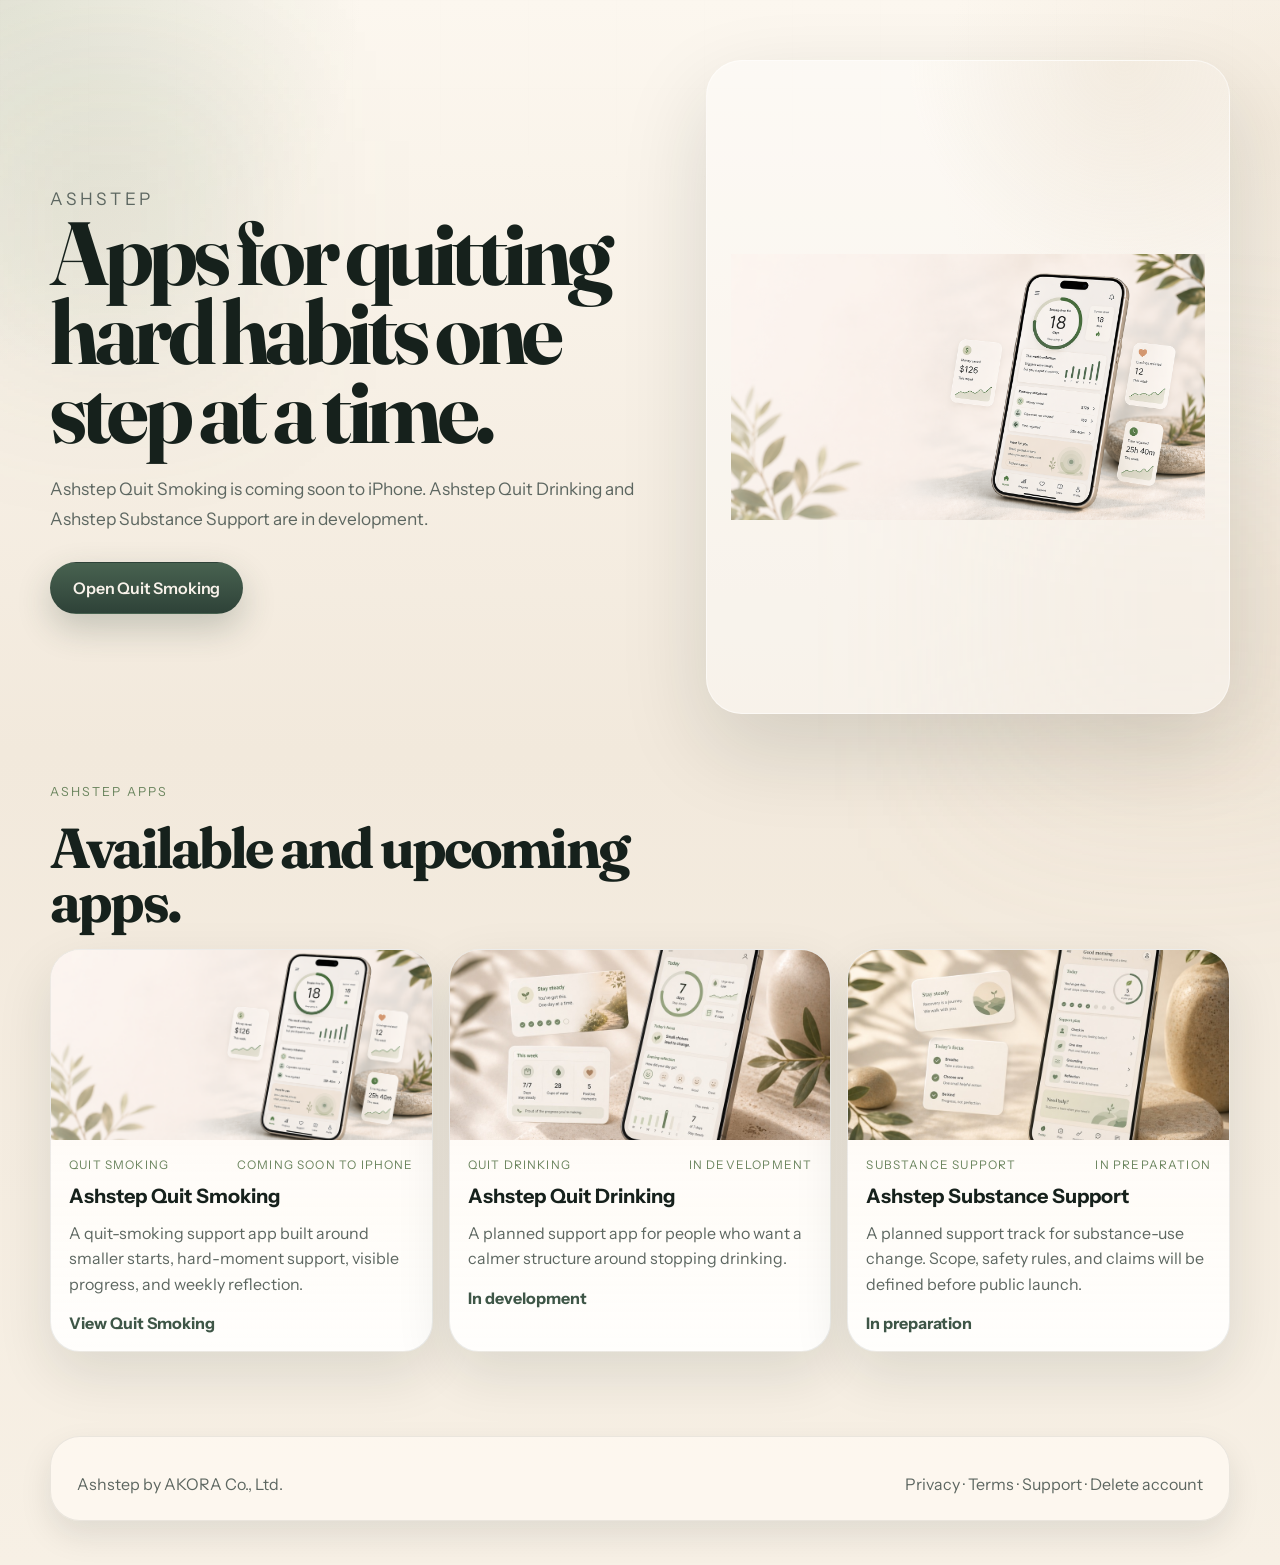
<file: index.html>
<!doctype html>
<html lang="en">
  <head>
    <meta charset="UTF-8" />
    <meta name="viewport" content="width=device-width, initial-scale=1.0" />
<link rel="preconnect" href="https://fonts.googleapis.com" />
    <link rel="preconnect" href="https://fonts.gstatic.com" crossorigin />
    <link
      href="https://fonts.googleapis.com/css2?family=Fraunces:wght@600;700&family=Instrument+Sans:wght@400;500;600;700&display=swap"
      rel="stylesheet"
    />
    <script type="module" crossorigin src="/assets/root-f845c0de.js"></script>
    <link rel="modulepreload" crossorigin href="/assets/styles-02ycsy7k.js">
    <link rel="stylesheet" crossorigin href="/assets/styles-DCUqroG7.css">
  <!--q76oqv--><link rel="canonical" href="https://ashstep.com/"/> <meta name="description" content="Ashstep apps support difficult habit changes one step at a time. Quit Smoking is coming soon to iPhone, while Quit Drinking and Substance Support are in development."/> <meta property="og:title" content="Ashstep | Apps"/> <meta property="og:description" content="Quit Smoking is coming soon to iPhone. Quit Drinking and Substance Support are in development."/> <meta property="og:type" content="website"/> <meta property="og:url" content="https://ashstep.com/"/> <meta property="og:image" content="/assets/generated/hero-progress-first-v4.png"/><!----><title>Ashstep | Apps</title>
  </head>
  <body>
    <div id="app"><!--[--><div class="page-aura page-aura-one" aria-hidden="true"></div> <div class="page-aura page-aura-two" aria-hidden="true"></div> <main class="root-page"><section class="root-hero" data-track-section="root_hero" data-track-title="Ashstep product family hero"><div class="page-shell root-hero-shell"><div class="root-copy"><p class="eyebrow">Ashstep</p> <h1>Apps for quitting hard habits one step at a time.</h1> <p>Ashstep Quit Smoking is coming soon to iPhone. Ashstep Quit Drinking and Ashstep Substance Support are in development.</p> <div class="root-actions"><a class="button button-primary" href="/apps/quit-smoking/" data-track-id="root_open_quit_smoking" data-track-event="product_cta_click">Open Quit Smoking</a></div></div> <figure class="root-hero-media" aria-label="Ashstep product preview" data-track-impression="hero_media_view" data-track-id="root_hero_quit_smoking_preview" data-track-type="hero_media" data-track-label="Ashstep Quit Smoking product preview"><img src="/assets/generated/hero-progress-first-v4.png" alt="Ashstep Quit Smoking product preview"/></figure></div></section> <section class="root-products" aria-labelledby="products-title" data-track-section="product_family" data-track-title="Available and upcoming apps"><div class="page-shell"><div class="root-section-head"><p class="section-eyebrow">Ashstep apps</p> <h2 id="products-title">Available and upcoming apps.</h2></div> <div class="product-family-grid"><!--[--><article class="product-family-card" data-track-impression="product_card_view" data-track-id="root_product_quit_smoking" data-track-type="product_card" data-track-label="Ashstep Quit Smoking" data-track-index="1"><figure><img src="/assets/generated/hero-progress-first-v4.png" alt="Ashstep Quit Smoking product preview"/></figure> <div><div class="product-card-meta"><span>Quit Smoking</span> <span>Coming soon to iPhone</span></div> <h3>Ashstep Quit Smoking</h3> <p>A quit-smoking support app built around smaller starts, hard-moment support, visible progress, and weekly reflection.</p> <!--[0--><a class="product-card-link" href="/apps/quit-smoking/" data-track-id="root_product_quit_smoking_link" data-track-event="product_card_click" data-track-type="product_card" data-track-label="Ashstep Quit Smoking">View Quit Smoking</a><!--]--></div></article><article class="product-family-card" data-track-impression="product_card_view" data-track-id="root_product_quit_drinking" data-track-type="product_card" data-track-label="Ashstep Quit Drinking" data-track-index="2"><figure><img src="/assets/apps/quit-drinking-card-v2.jpg" alt="Ashstep Quit Drinking product direction preview"/></figure> <div><div class="product-card-meta"><span>Quit Drinking</span> <span>In development</span></div> <h3>Ashstep Quit Drinking</h3> <p>A planned support app for people who want a calmer structure around stopping drinking.</p> <!--[-1--><span class="product-card-soon">In development</span><!--]--></div></article><article class="product-family-card" data-track-impression="product_card_view" data-track-id="root_product_substance_support" data-track-type="product_card" data-track-label="Ashstep Substance Support" data-track-index="3"><figure><img src="/assets/apps/substance-support-card-v2.jpg" alt="Ashstep Substance Support product direction preview"/></figure> <div><div class="product-card-meta"><span>Substance Support</span> <span>In preparation</span></div> <h3>Ashstep Substance Support</h3> <p>A planned support track for substance-use change. Scope, safety rules, and claims will be defined before public launch.</p> <!--[-1--><span class="product-card-soon">In preparation</span><!--]--></div></article><!--]--></div></div></section></main><!--]--></div>
    <footer class="site-footer" aria-label="Legal links">
      <div class="page-shell footer-card">
        <p>Ashstep by AKORA Co., Ltd.</p>
        <p><a href="/privacy/">Privacy</a> · <a href="/terms/">Terms</a> · <a href="/support/">Support</a> · <a href="/delete-account/">Delete account</a></p>
      </div>
    </footer>
  </body>
</html>
</file>
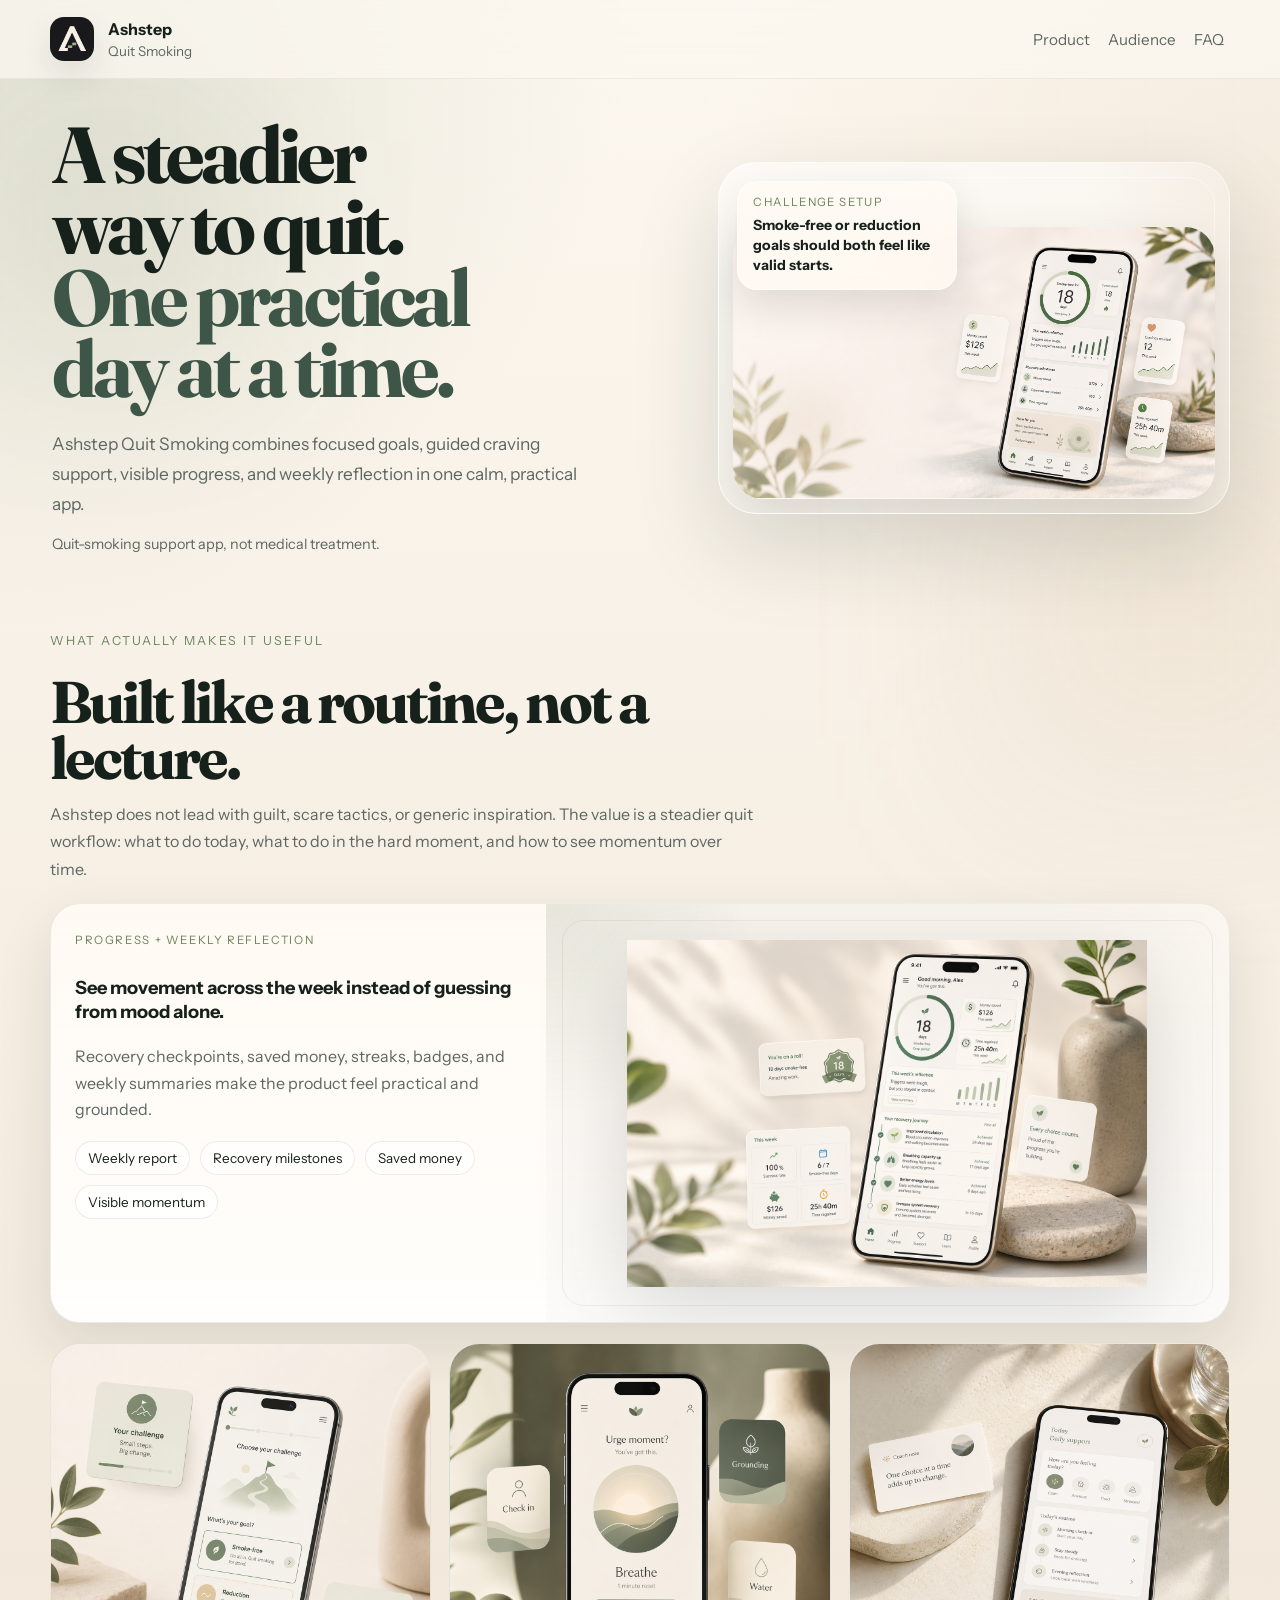
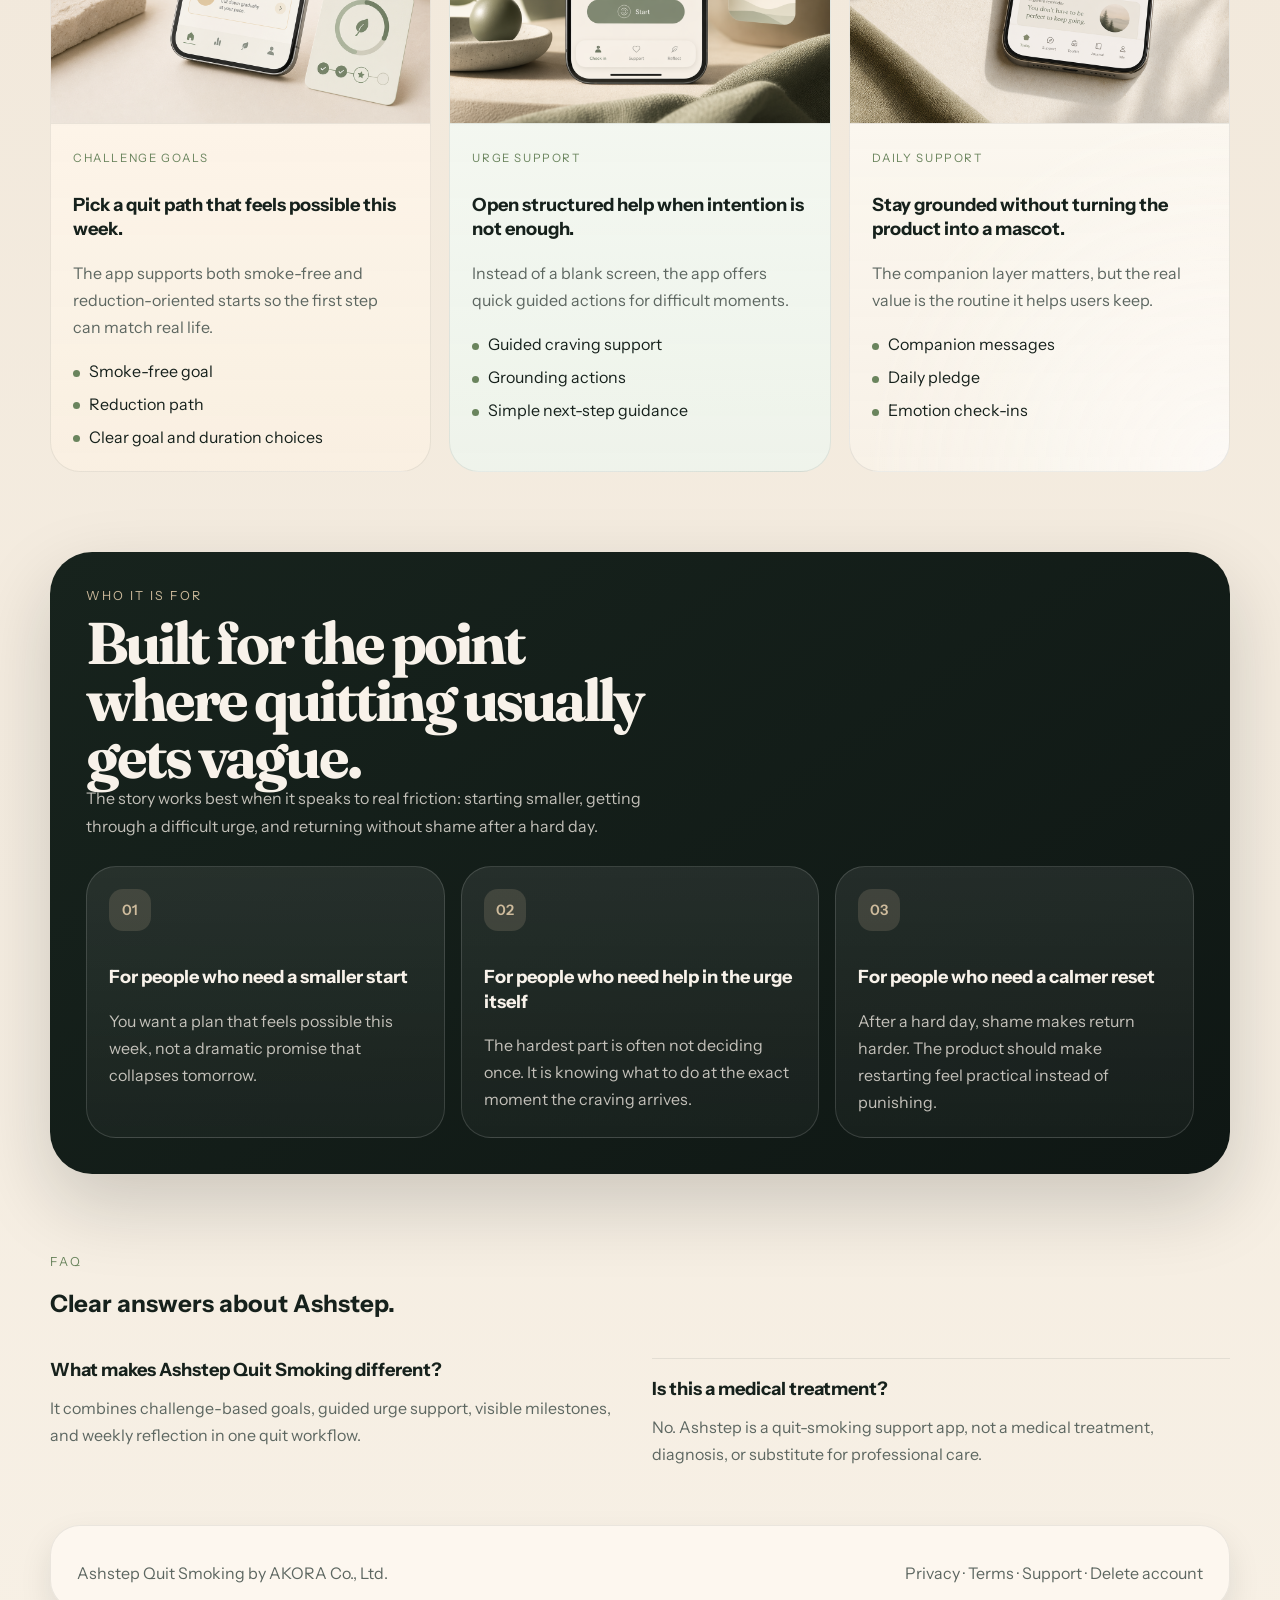
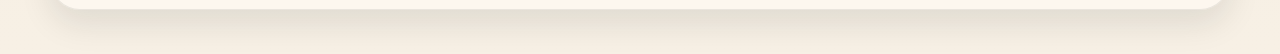
<file: ashstep/index.html>
<!doctype html>
<html lang="en">
  <head>
    <meta charset="UTF-8" />
    <meta name="viewport" content="width=device-width, initial-scale=1.0" />
<link rel="preconnect" href="https://fonts.googleapis.com" />
    <link rel="preconnect" href="https://fonts.gstatic.com" crossorigin />
    <link
      href="https://fonts.googleapis.com/css2?family=Fraunces:wght@600;700&family=Instrument+Sans:wght@400;500;600;700&display=swap"
      rel="stylesheet"
    />
    <script type="module" crossorigin src="/assets/styles-02ycsy7k.js"></script>
    <script type="module" crossorigin src="/assets/main-71dc24ec.js"></script>
    <link rel="stylesheet" crossorigin href="/assets/styles-DCUqroG7.css">
    <link rel="stylesheet" href="/assets/release-refresh.css">
  <!--wiqn1p--><link rel="canonical" href="https://ashstep.com/apps/quit-smoking/"/> <meta name="description" content="Ashstep Quit Smoking is a practical iPhone app for planning a quit attempt, handling cravings, tracking progress, and reflecting without shame."/> <meta property="og:title" content="Ashstep Quit Smoking | A steadier way to quit"/> <meta property="og:description" content="A practical quit-smoking app for focused challenges, guided craving support, visible progress, and weekly reflection."/> <meta property="og:type" content="website"/> <meta property="og:url" content="https://ashstep.com/apps/quit-smoking/"/> <meta property="og:image" content="/assets/generated/hero-progress-first-v4.png"/><!----><title>Ashstep Quit Smoking | A steadier way to quit</title>
  </head>
  <body>
    <div id="app"><!--[--><div class="page-aura page-aura-one" aria-hidden="true"></div> <div class="page-aura page-aura-two" aria-hidden="true"></div> <header class="topbar" data-track-section="topbar" data-track-title="Ashstep top navigation"><div class="page-shell topbar-inner"><a class="brand-lockup" href="/" data-track-id="brand_lockup" data-track-event="brand_click" data-track-label="Ashstep brand lockup"><img src="/assets/ashstep-avatar.png" alt="Ashstep logo"/> <div class="brand-copy"><strong>Ashstep</strong> <span>Quit Smoking</span></div></a> <nav class="topbar-nav" aria-label="Ashstep sections"><a href="#product" data-track-id="nav_product">Product</a> <a href="#fit" data-track-id="nav_audience">Audience</a> <a href="#launch" data-track-id="nav_launch">Launch</a> <a href="#faq" data-track-id="nav_faq">FAQ</a></nav> <a class="button button-primary" href="/apps/quit-smoking/" data-track-id="topbar_product_home" data-track-event="product_navigation_click">Product page</a> <a class="button button-secondary-light" href="#hero-signup" data-track-id="topbar_launch_email" data-track-event="waitlist_cta_click">Request a release update</a></div></header> <main class="ashstep-page"><section class="hero" id="hero" data-track-section="hero" data-track-title="Ashstep Quit Smoking hero"><div class="page-shell hero-shell"><div class="hero-copy"><div class="hero-kicker-row"><span class="hero-label">App Store review</span> <span class="hero-meta">Version 1.0 · iPhone first</span></div> <h1>A steadier way to quit. <span>One practical day at a time.</span></h1> <p class="hero-lede">Ashstep Quit Smoking combines focused goals, guided craving support, visible progress, and weekly reflection in one calm, practical app.</p> <form class="hero-form" id="hero-signup" data-track-id="hero_waitlist_form" data-track-manual="true"><div class="hero-form-head"><strong>Request a release update.</strong> <span>This opens your email app so you can request one launch notice.</span></div> <div class="hero-input-group"><label class="visually-hidden" for="waitlist-email">Email</label> <input id="waitlist-email" name="email" type="email" data-track-id="waitlist_email" placeholder="you@example.com" autocomplete="email" value=""/> <button class="button button-primary" type="submit" data-track-id="hero_waitlist_submit" data-track-manual="true">Request a release update</button></div> <div class="hero-form-note"><span>Version 1.0 in review</span> <span>App Store link coming soon</span> <span>One release notice</span></div></form> <p class="hero-note">Quit-smoking support app, not medical treatment.</p></div> <div class="hero-stage" aria-hidden="true"><figure class="hero-figure" data-track-impression="hero_media_view" data-track-id="ashstep_hero_progress_preview" data-track-type="hero_media" data-track-label="Ashstep progress-first landing mockup"><img src="/assets/generated/hero-progress-first-v4.png" alt="Ashstep progress-first landing mockup"/></figure> <div class="hero-stage-badge hero-stage-badge-top" data-track-impression="message_card_view" data-track-id="hero_challenge_setup_badge" data-track-type="message_card" data-track-label="Challenge setup"><small>Challenge setup</small> <strong>Smoke-free or reduction goals should both feel like valid starts.</strong></div></div></div></section> <section class="section proof-section" id="product" data-track-section="product" data-track-title="Product proof"><div class="page-shell proof-shell"><div class="proof-header"><p class="section-eyebrow">What actually makes it useful</p> <h2>Built like a routine, not a lecture.</h2> <p class="section-lede">Ashstep does not lead with guilt, scare tactics, or generic inspiration. The value is a
          steadier quit workflow: what to do today, what to do in the hard moment, and how to see
          momentum over time.</p></div> <article class="proof-showcase proof-showcase-main" data-track-impression="feature_card_view" data-track-id="progress_weekly_reflection" data-track-type="feature_card" data-track-label="Progress and weekly reflection" data-track-index="1"><div class="proof-showcase-copy"><small>Progress + weekly reflection</small> <h3>See movement across the week instead of guessing from mood alone.</h3> <p>Recovery checkpoints, saved money, streaks, badges, and weekly summaries make the
            product feel practical and grounded.</p> <ul class="proof-tags"><li>Weekly report</li> <li>Recovery milestones</li> <li>Saved money</li> <li>Visible momentum</li></ul></div> <figure class="proof-figure proof-figure-main"><img src="/assets/generated/proof-recovery-generated-v1.png" alt="Generated Ashstep progress and weekly reflection visual"/></figure></article> <div class="proof-card-grid"><!--[--><article class="proof-card proof-card-challenge" data-track-impression="feature_card_view" data-track-id="challenge_goals" data-track-type="feature_card" data-track-label="Challenge goals" data-track-index="2"><div class="proof-card-inner"><figure class="proof-card-media proof-card-media-challenge"><img src="/assets/generated/proof-challenge-generated-v2-source.png" alt="Ashstep challenge goals marketing mockup"/></figure> <div class="proof-card-copy"><small>Challenge goals</small> <h3>Pick a quit path that feels possible this week.</h3> <p>The app supports both smoke-free and reduction-oriented starts so the first step can match real life.</p> <ul class="proof-points"><!--[--><li>Smoke-free goal</li><li>Reduction path</li><li>Clear goal and duration choices</li><!--]--></ul></div></div></article><article class="proof-card proof-card-crisis" data-track-impression="feature_card_view" data-track-id="urge_support" data-track-type="feature_card" data-track-label="Urge support" data-track-index="3"><div class="proof-card-inner"><figure class="proof-card-media proof-card-media-crisis"><img src="/assets/generated/proof-crisis-generated-v2-source.png" alt="Ashstep urge support marketing mockup"/></figure> <div class="proof-card-copy"><small>Urge support</small> <h3>Open structured help when intention is not enough.</h3> <p>Instead of a blank screen, the app offers quick guided actions for difficult moments.</p> <ul class="proof-points"><!--[--><li>Guided craving support</li><li>Grounding actions</li><li>Simple next-step guidance</li><!--]--></ul></div></div></article><article class="proof-card proof-card-companion" data-track-impression="feature_card_view" data-track-id="daily_support" data-track-type="feature_card" data-track-label="Daily support" data-track-index="4"><div class="proof-card-inner"><figure class="proof-card-media proof-card-media-companion"><img src="/assets/generated/proof-companion-generated-v2-source.png" alt="Ashstep daily support marketing mockup"/></figure> <div class="proof-card-copy"><small>Daily support</small> <h3>Stay grounded without turning the product into a mascot.</h3> <p>The companion layer matters, but the real value is the routine it helps users keep.</p> <ul class="proof-points"><!--[--><li>Companion messages</li><li>Daily pledge</li><li>Emotion check-ins</li><!--]--></ul></div></div></article><!--]--></div></div></section> <section class="section fit-section" id="fit" data-track-section="fit" data-track-title="Audience fit"><div class="page-shell fit-shell"><div class="fit-header"><p class="section-eyebrow section-eyebrow-light">Who it is for</p> <h2>Built for the point where quitting usually gets vague.</h2> <p class="section-lede section-lede-light">The story works best when it speaks to real friction: starting smaller, getting through a
          difficult urge, and returning without shame after a hard day.</p></div> <div class="fit-grid"><!--[--><article class="fit-card" data-track-impression="audience_card_view" data-track-id="smaller_start" data-track-type="audience_card" data-track-label="For people who need a smaller start" data-track-index="1"><span class="fit-index">01</span> <h3>For people who need a smaller start</h3> <p>You want a plan that feels possible this week, not a dramatic promise that collapses tomorrow.</p></article><article class="fit-card" data-track-impression="audience_card_view" data-track-id="urge_moment" data-track-type="audience_card" data-track-label="For people who need help in the urge itself" data-track-index="2"><span class="fit-index">02</span> <h3>For people who need help in the urge itself</h3> <p>The hardest part is often not deciding once. It is knowing what to do at the exact moment the craving arrives.</p></article><article class="fit-card" data-track-impression="audience_card_view" data-track-id="calmer_reset" data-track-type="audience_card" data-track-label="For people who need a calmer reset" data-track-index="3"><span class="fit-index">03</span> <h3>For people who need a calmer reset</h3> <p>After a hard day, shame makes return harder. The product should make restarting feel practical instead of punishing.</p></article><!--]--></div></div></section> <section class="section launch-section" id="launch" data-track-section="launch" data-track-title="Availability"><div class="page-shell launch-shell"><article class="launch-copy"><p class="section-eyebrow">Availability</p> <h2>Version 1.0 is in App Store review.</h2> <p class="section-lede">Ashstep is prepared for its first iPhone release. Version 1.0 is in App Store review, with final availability following approval and release checks.</p> <div class="launch-steps"><!--[--><div class="launch-step" data-track-impression="launch_step_view" data-track-id="current_page" data-track-type="launch_step" data-track-label="Now" data-track-index="1"><strong>Now</strong> <span>Version 1.0 is in App Store review.</span></div><div class="launch-step" data-track-impression="launch_step_view" data-track-id="message_refinement" data-track-type="launch_step" data-track-label="After approval" data-track-index="2"><strong>After approval</strong> <span>We will complete final checks before making the app public.</span></div><div class="launch-step" data-track-impression="launch_step_view" data-track-id="launch_updates" data-track-type="launch_step" data-track-label="Launch" data-track-index="3"><strong>Launch</strong> <span>The App Store link will appear here when Ashstep is live.</span></div><!--]--></div></article> <aside class="launch-panel" data-track-impression="waitlist_panel_view" data-track-id="launch_waitlist_panel" data-track-type="waitlist_panel" data-track-label="Request a release update"><small>Release updates</small> <h3>Request a release update.</h3> <ul class="launch-list"><!--[--><li>One message when Ashstep is live</li><li>No recurring newsletter</li><li>Direct support from the AKORA team</li><li>No fake countdowns or launch pressure</li><!--]--></ul> <div class="launch-actions"><a class="button button-primary" href="#hero-signup" data-track-id="launch_panel_launch_email" data-track-event="waitlist_cta_click">Request a release update</a></div> <a class="launch-link" href="mailto:contact%40akoracorp.com?subject=Ashstep%20release%20update&amp;body=Please%20send%20me%20one%20message%20when%20Ashstep%20is%20available%20on%20the%20App%20Store.%0A%0AName%3A%0AEmail%3A%20%0A%0AI%20would%20like%20to%20hear%20when%20Ashstep%20is%20available." data-track-id="launch_panel_mailto" data-track-manual="true">Email AKORA support directly</a> <p class="launch-panel-note">The App Store link will be added here after approval.</p></aside></div> <div class="page-shell faq-shell" id="faq" data-track-section="faq" data-track-title="FAQ"><div class="section-copy"><p class="section-eyebrow">FAQ</p> <h2>Clear answers about Ashstep.</h2></div> <div class="faq-grid"><!--[--><article class="faq-item" data-track-impression="faq_item_view" data-track-id="app_store_status" data-track-type="faq_item" data-track-label="Is Ashstep already on the App Store?" data-track-index="1"><strong>Is Ashstep already on the App Store?</strong> <p>Not yet. Version 1.0 is currently in App Store review.</p></article><article class="faq-item" data-track-impression="faq_item_view" data-track-id="differentiator" data-track-type="faq_item" data-track-label="What makes Ashstep Quit Smoking different?" data-track-index="2"><strong>What makes Ashstep Quit Smoking different?</strong> <p>It combines challenge-based goals, guided urge support, visible milestones, and weekly reflection in one quit workflow.</p></article><article class="faq-item" data-track-impression="faq_item_view" data-track-id="waitlist_fit" data-track-type="faq_item" data-track-label="When will Ashstep be available?" data-track-index="3"><strong>When will Ashstep be available?</strong> <p>After App Store approval and final release checks. The App Store link will appear on this page.</p></article><article class="faq-item" data-track-impression="faq_item_view" data-track-id="medical_boundary" data-track-type="faq_item" data-track-label="Is this a medical treatment?" data-track-index="4"><strong>Is this a medical treatment?</strong> <p>No. Ashstep is a quit-smoking support app, not a medical treatment, diagnosis, or substitute for professional care.</p></article><!--]--></div></div></section></main> <footer class="site-footer" data-track-section="footer" data-track-title="Site footer"><div class="page-shell footer-card"><p>Ashstep Quit Smoking by AKORA Co., Ltd.</p> <p>Ashstep Quit Smoking is a support app. It does not guarantee quit success and does not
      replace medical treatment or professional advice.</p></div></footer><!--]--></div>
    <footer class="site-footer external-legal-footer" aria-label="Legal links">
      <div class="page-shell footer-card">
        <p>Ashstep Quit Smoking by AKORA Co., Ltd.</p>
        <p><a href="/privacy/">Privacy</a> · <a href="/terms/">Terms</a> · <a href="/support/">Support</a> · <a href="/delete-account/">Delete account</a></p>
      </div>
    </footer>
  </body>
</html>
</file>
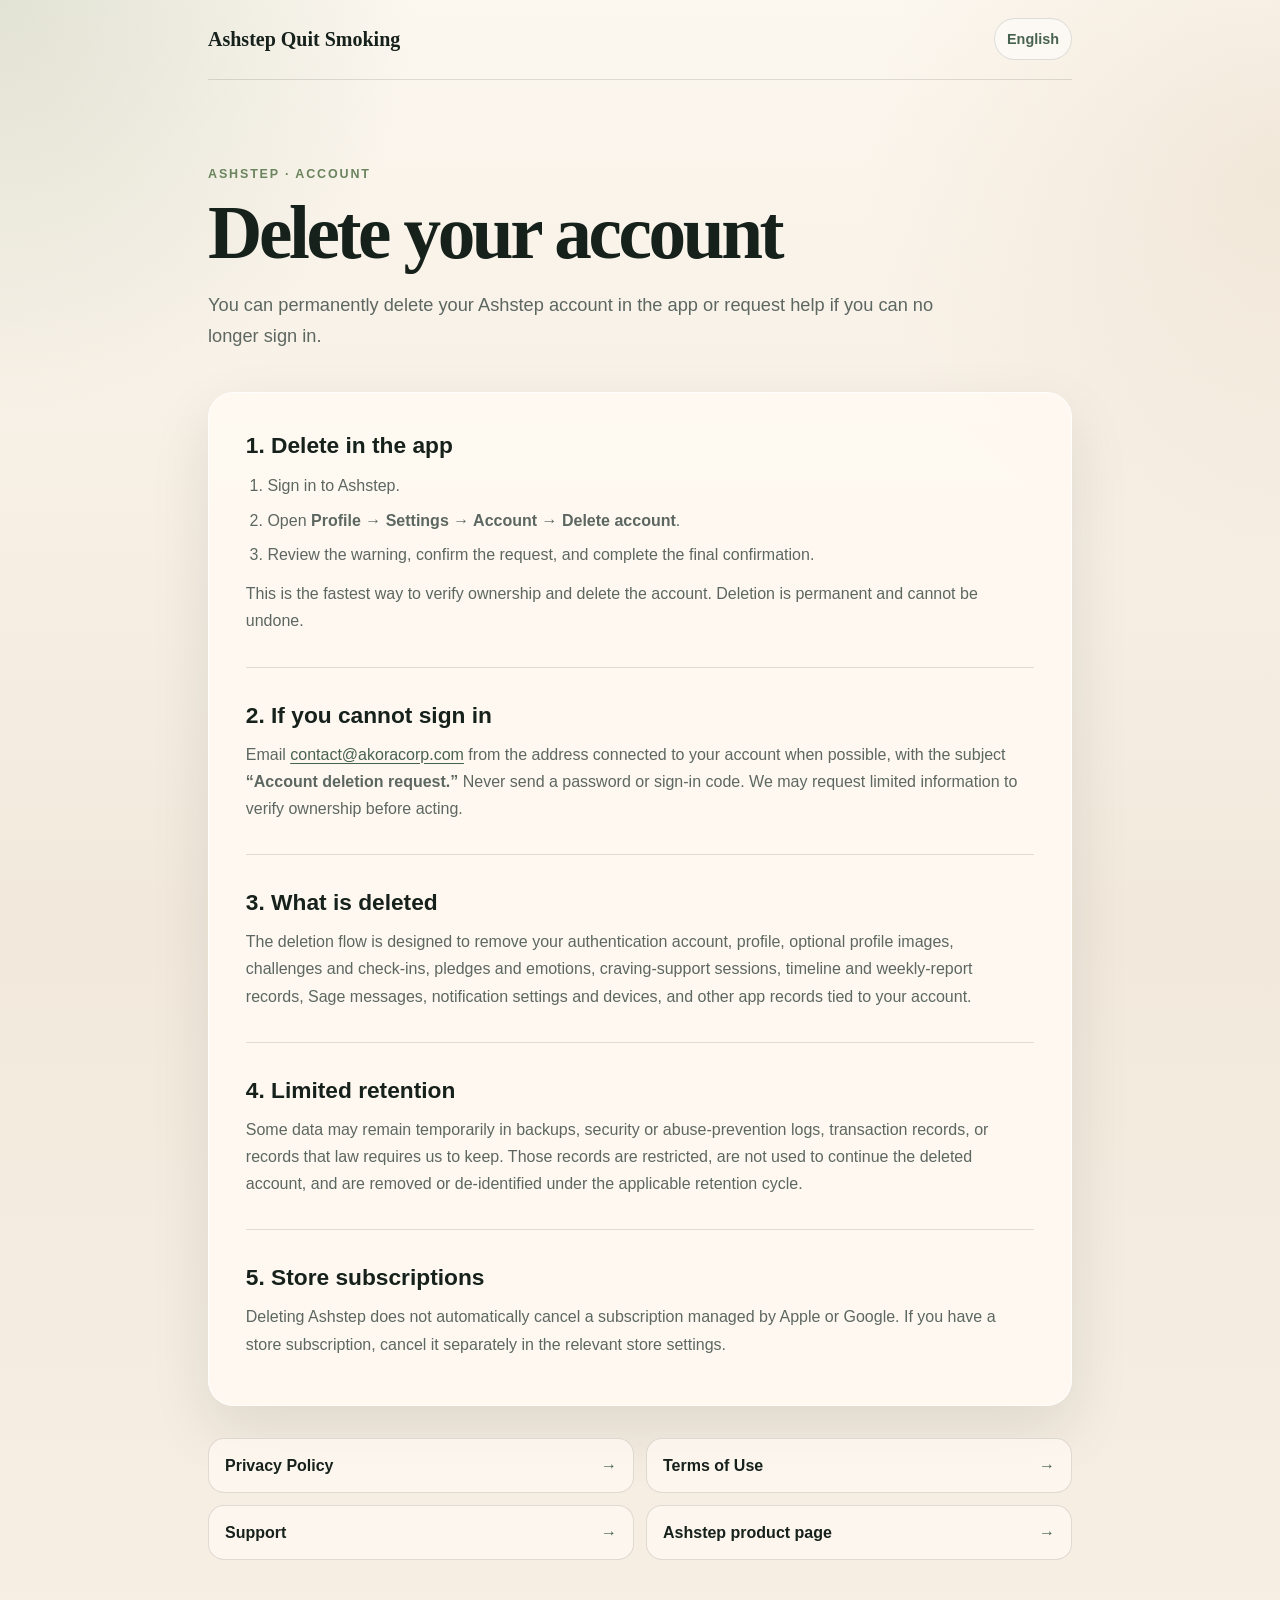
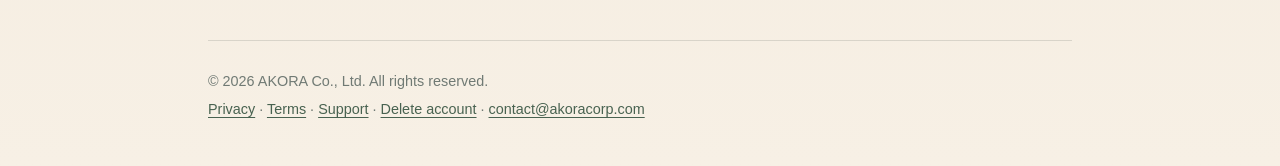
<file: delete-account/index.html>
<!doctype html>
<html lang="en" dir="ltr">
  <head>
    <meta charset="utf-8" />
    <meta name="viewport" content="width=device-width, initial-scale=1" />
    <meta name="referrer" content="no-referrer" />
    <meta http-equiv="Content-Security-Policy" content="default-src 'none'; style-src 'self'; img-src 'self'; base-uri 'none'; form-action 'none'; upgrade-insecure-requests" />
    <title>Delete Your Account | Ashstep Quit Smoking</title>
    <meta name="description" content="How to permanently delete an Ashstep Quit Smoking account and associated data." />
    <link rel="canonical" href="https://ashstep.com/delete-account/" />
    <link rel="alternate" hreflang="en" href="https://ashstep.com/delete-account/" />
    <link rel="alternate" hreflang="ko" href="https://ashstep.com/ko/delete-account/" />
    <link rel="alternate" hreflang="x-default" href="https://ashstep.com/delete-account/" />
    <link rel="icon" href="/assets/ashstep-avatar.png" type="image/png" />
    <link rel="stylesheet" href="/legal-assets/site.css" />
  </head>
  <body>
    <a class="skip-link" href="#main-content">Skip to content</a>
    <header class="site-header">
      <a class="brand" href="/apps/quit-smoking/">Ashstep Quit Smoking</a>
      <nav class="site-nav" aria-label="Legal documents">
        <details class="language-picker">
          <summary>English</summary>
          <ul class="language-options">
            <li><a href="/delete-account/" lang="en" hreflang="en" aria-current="page">English</a></li>
            <li><a href="/ko/delete-account/" lang="ko" hreflang="ko">한국어</a></li>
          </ul>
        </details>
      </nav>
    </header>
    <main id="main-content">
      <p class="eyebrow">Ashstep · Account</p>
      <h1>Delete your account</h1>
      <p class="lead">You can permanently delete your Ashstep account in the app or request help if you can no longer sign in.</p>

      <article class="legal-document">
        <section>
          <h2>1. Delete in the app</h2>
          <ol>
            <li>Sign in to Ashstep.</li>
            <li>Open <strong>Profile → Settings → Account → Delete account</strong>.</li>
            <li>Review the warning, confirm the request, and complete the final confirmation.</li>
          </ol>
          <p>This is the fastest way to verify ownership and delete the account. Deletion is permanent and cannot be undone.</p>
        </section>
        <section>
          <h2>2. If you cannot sign in</h2>
          <p>Email <!--email_off--><a href="mailto:contact@akoracorp.com?subject=Account%20deletion%20request">contact@akoracorp.com</a><!--/email_off--> from the address connected to your account when possible, with the subject <strong>“Account deletion request.”</strong> Never send a password or sign-in code. We may request limited information to verify ownership before acting.</p>
        </section>
        <section>
          <h2>3. What is deleted</h2>
          <p>The deletion flow is designed to remove your authentication account, profile, optional profile images, challenges and check-ins, pledges and emotions, craving-support sessions, timeline and weekly-report records, Sage messages, notification settings and devices, and other app records tied to your account.</p>
        </section>
        <section>
          <h2>4. Limited retention</h2>
          <p>Some data may remain temporarily in backups, security or abuse-prevention logs, transaction records, or records that law requires us to keep. Those records are restricted, are not used to continue the deleted account, and are removed or de-identified under the applicable retention cycle.</p>
        </section>
        <section>
          <h2>5. Store subscriptions</h2>
          <p>Deleting Ashstep does not automatically cancel a subscription managed by Apple or Google. If you have a store subscription, cancel it separately in the relevant store settings.</p>
        </section>
      </article>

      <ul class="document-links" aria-label="Related documents">
        <li><a href="/privacy/">Privacy Policy</a></li>
        <li><a href="/terms/">Terms of Use</a></li>
        <li><a href="/support/">Support</a></li>
        <li><a href="/apps/quit-smoking/">Ashstep product page</a></li>
      </ul>
    </main>
    <footer class="site-footer">
      <p>© 2026 AKORA Co., Ltd. All rights reserved.</p>
      <p><a href="/privacy/">Privacy</a> · <a href="/terms/">Terms</a> · <a href="/support/">Support</a> · <a href="/delete-account/" aria-current="page">Delete account</a> · <!--email_off--><a href="mailto:contact@akoracorp.com">contact@akoracorp.com</a><!--/email_off--></p>
    </footer>
  </body>
</html>
</file>
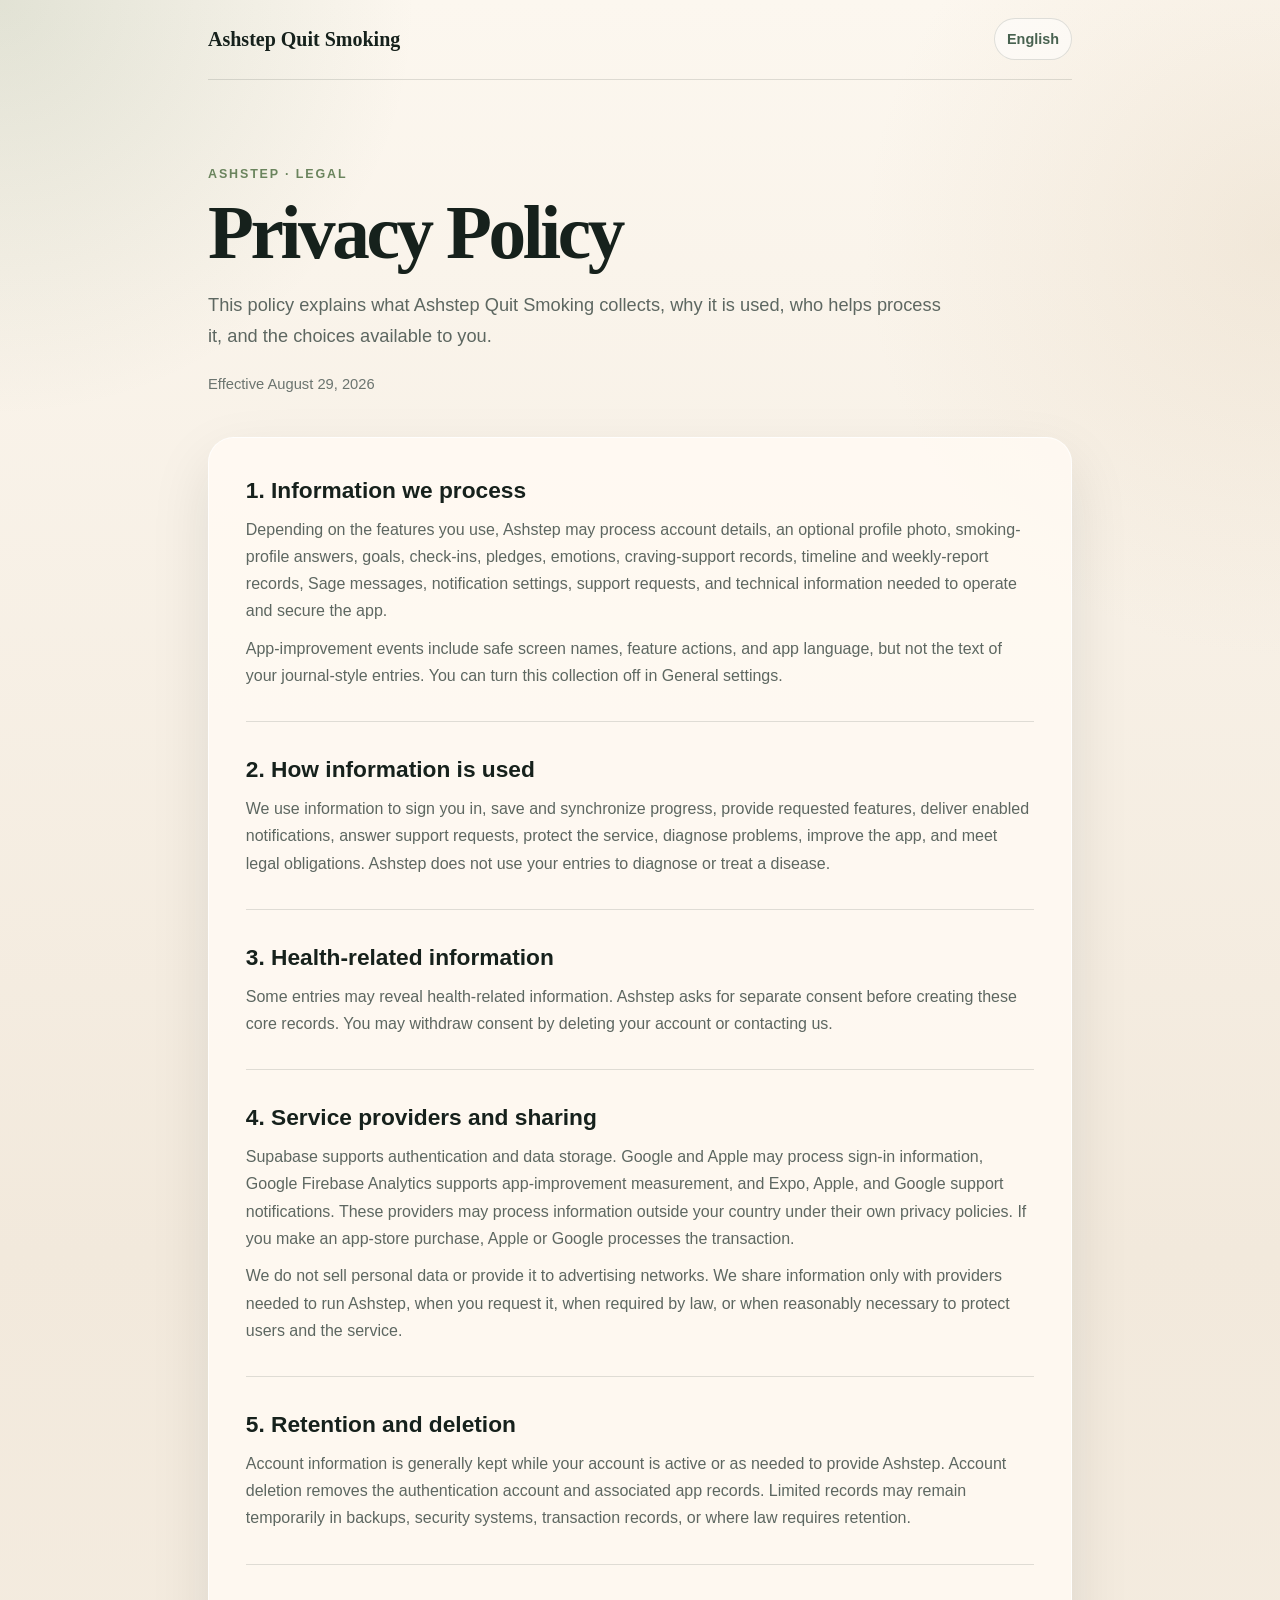
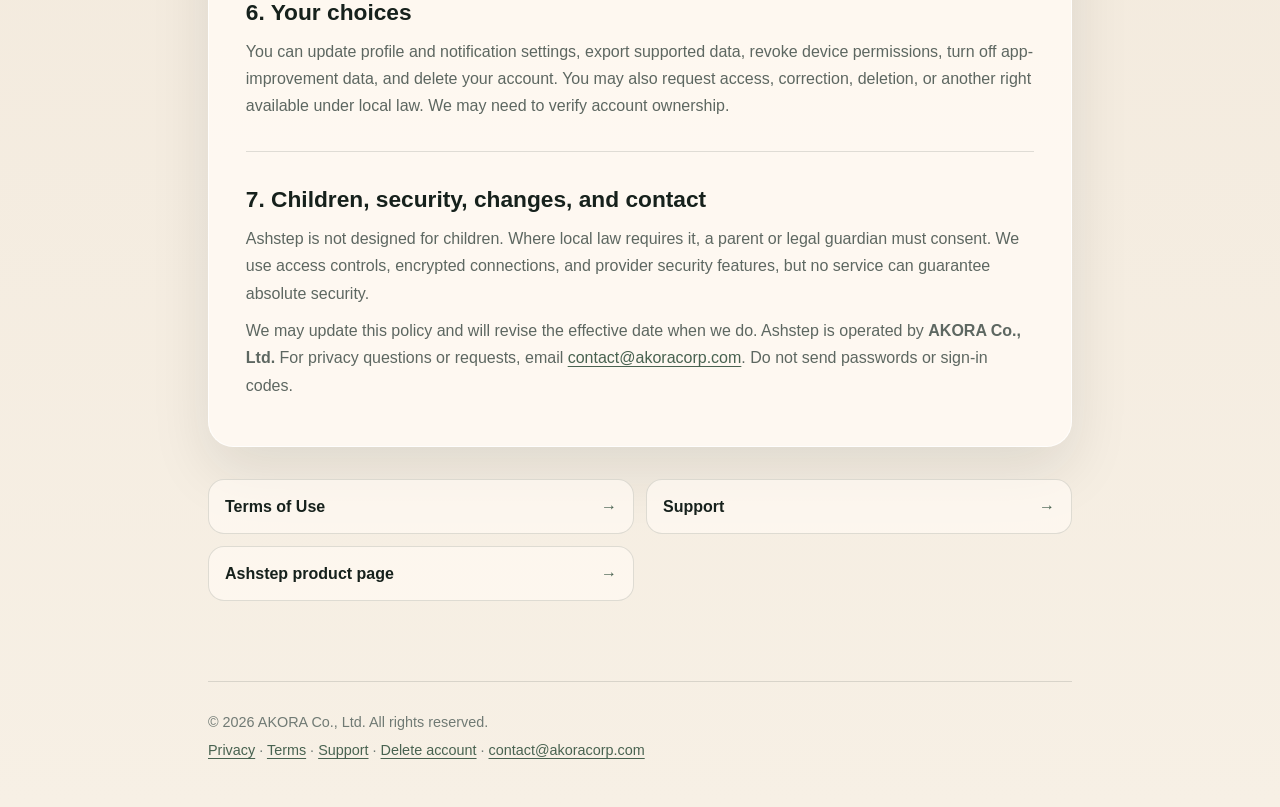
<file: privacy/index.html>
<!doctype html>
<html lang="en" dir="ltr">
  <head>
    <meta charset="utf-8" />
    <meta name="viewport" content="width=device-width, initial-scale=1" />
    <meta name="referrer" content="no-referrer" />
    <meta http-equiv="Content-Security-Policy" content="default-src 'none'; style-src 'self'; img-src 'self'; base-uri 'none'; form-action 'none'; upgrade-insecure-requests" />
    <title>Privacy Policy | Ashstep Quit Smoking</title>
    <meta name="description" content="How Ashstep Quit Smoking collects, uses, stores, and protects personal data." />
    <link rel="canonical" href="https://ashstep.com/privacy/" />
    <link rel="alternate" hreflang="en" href="https://ashstep.com/privacy/" />
    <link rel="alternate" hreflang="ko" href="https://ashstep.com/ko/privacy/" />
    <link rel="alternate" hreflang="x-default" href="https://ashstep.com/privacy/" />
    <link rel="icon" href="/assets/ashstep-avatar.png" type="image/png" />
    <link rel="stylesheet" href="/legal-assets/site.css" />
  </head>
  <body>
    <a class="skip-link" href="#main-content">Skip to content</a>
    <header class="site-header">
      <a class="brand" href="/apps/quit-smoking/">Ashstep Quit Smoking</a>
      <nav class="site-nav" aria-label="Legal documents">
        <details class="language-picker">
          <summary>English</summary>
          <ul class="language-options">
            <li><a href="/privacy/" lang="en" hreflang="en" aria-current="page">English</a></li>
            <li><a href="/ko/privacy/" lang="ko" hreflang="ko">한국어</a></li>
          </ul>
        </details>
      </nav>
    </header>
    <main id="main-content">
      <p class="eyebrow">Ashstep · Legal</p>
      <h1>Privacy Policy</h1>
      <p class="lead">This policy explains what Ashstep Quit Smoking collects, why it is used, who helps process it, and the choices available to you.</p>
      <p class="meta">Effective <time datetime="2026-08-29">August 29, 2026</time></p>

      <article class="legal-document">
        <section>
          <h2>1. Information we process</h2>
          <p>Depending on the features you use, Ashstep may process account details, an optional profile photo, smoking-profile answers, goals, check-ins, pledges, emotions, craving-support records, timeline and weekly-report records, Sage messages, notification settings, support requests, and technical information needed to operate and secure the app.</p>
          <p>App-improvement events include safe screen names, feature actions, and app language, but not the text of your journal-style entries. You can turn this collection off in General settings.</p>
        </section>
        <section>
          <h2>2. How information is used</h2>
          <p>We use information to sign you in, save and synchronize progress, provide requested features, deliver enabled notifications, answer support requests, protect the service, diagnose problems, improve the app, and meet legal obligations. Ashstep does not use your entries to diagnose or treat a disease.</p>
        </section>
        <section>
          <h2>3. Health-related information</h2>
          <p>Some entries may reveal health-related information. Ashstep asks for separate consent before creating these core records. You may withdraw consent by deleting your account or contacting us.</p>
        </section>
        <section>
          <h2>4. Service providers and sharing</h2>
          <p>Supabase supports authentication and data storage. Google and Apple may process sign-in information, Google Firebase Analytics supports app-improvement measurement, and Expo, Apple, and Google support notifications. These providers may process information outside your country under their own privacy policies. If you make an app-store purchase, Apple or Google processes the transaction.</p>
          <p>We do not sell personal data or provide it to advertising networks. We share information only with providers needed to run Ashstep, when you request it, when required by law, or when reasonably necessary to protect users and the service.</p>
        </section>
        <section>
          <h2>5. Retention and deletion</h2>
          <p>Account information is generally kept while your account is active or as needed to provide Ashstep. Account deletion removes the authentication account and associated app records. Limited records may remain temporarily in backups, security systems, transaction records, or where law requires retention.</p>
        </section>
        <section>
          <h2>6. Your choices</h2>
          <p>You can update profile and notification settings, export supported data, revoke device permissions, turn off app-improvement data, and delete your account. You may also request access, correction, deletion, or another right available under local law. We may need to verify account ownership.</p>
        </section>
        <section>
          <h2>7. Children, security, changes, and contact</h2>
          <p>Ashstep is not designed for children. Where local law requires it, a parent or legal guardian must consent. We use access controls, encrypted connections, and provider security features, but no service can guarantee absolute security.</p>
          <p>We may update this policy and will revise the effective date when we do. Ashstep is operated by <strong>AKORA Co., Ltd.</strong> For privacy questions or requests, email <!--email_off--><a href="mailto:contact@akoracorp.com">contact@akoracorp.com</a><!--/email_off-->. Do not send passwords or sign-in codes.</p>
        </section>
      </article>

      <ul class="document-links" aria-label="Related documents">
        <li><a href="/terms/">Terms of Use</a></li>
        <li><a href="/support/">Support</a></li>
        <li><a href="/apps/quit-smoking/">Ashstep product page</a></li>
      </ul>
    </main>
    <footer class="site-footer">
      <p>© 2026 AKORA Co., Ltd. All rights reserved.</p>
      <p><a href="/privacy/">Privacy</a> · <a href="/terms/">Terms</a> · <a href="/support/">Support</a> · <a href="/delete-account/">Delete account</a> · <!--email_off--><a href="mailto:contact@akoracorp.com">contact@akoracorp.com</a><!--/email_off--></p>
    </footer>
  </body>
</html>
</file>
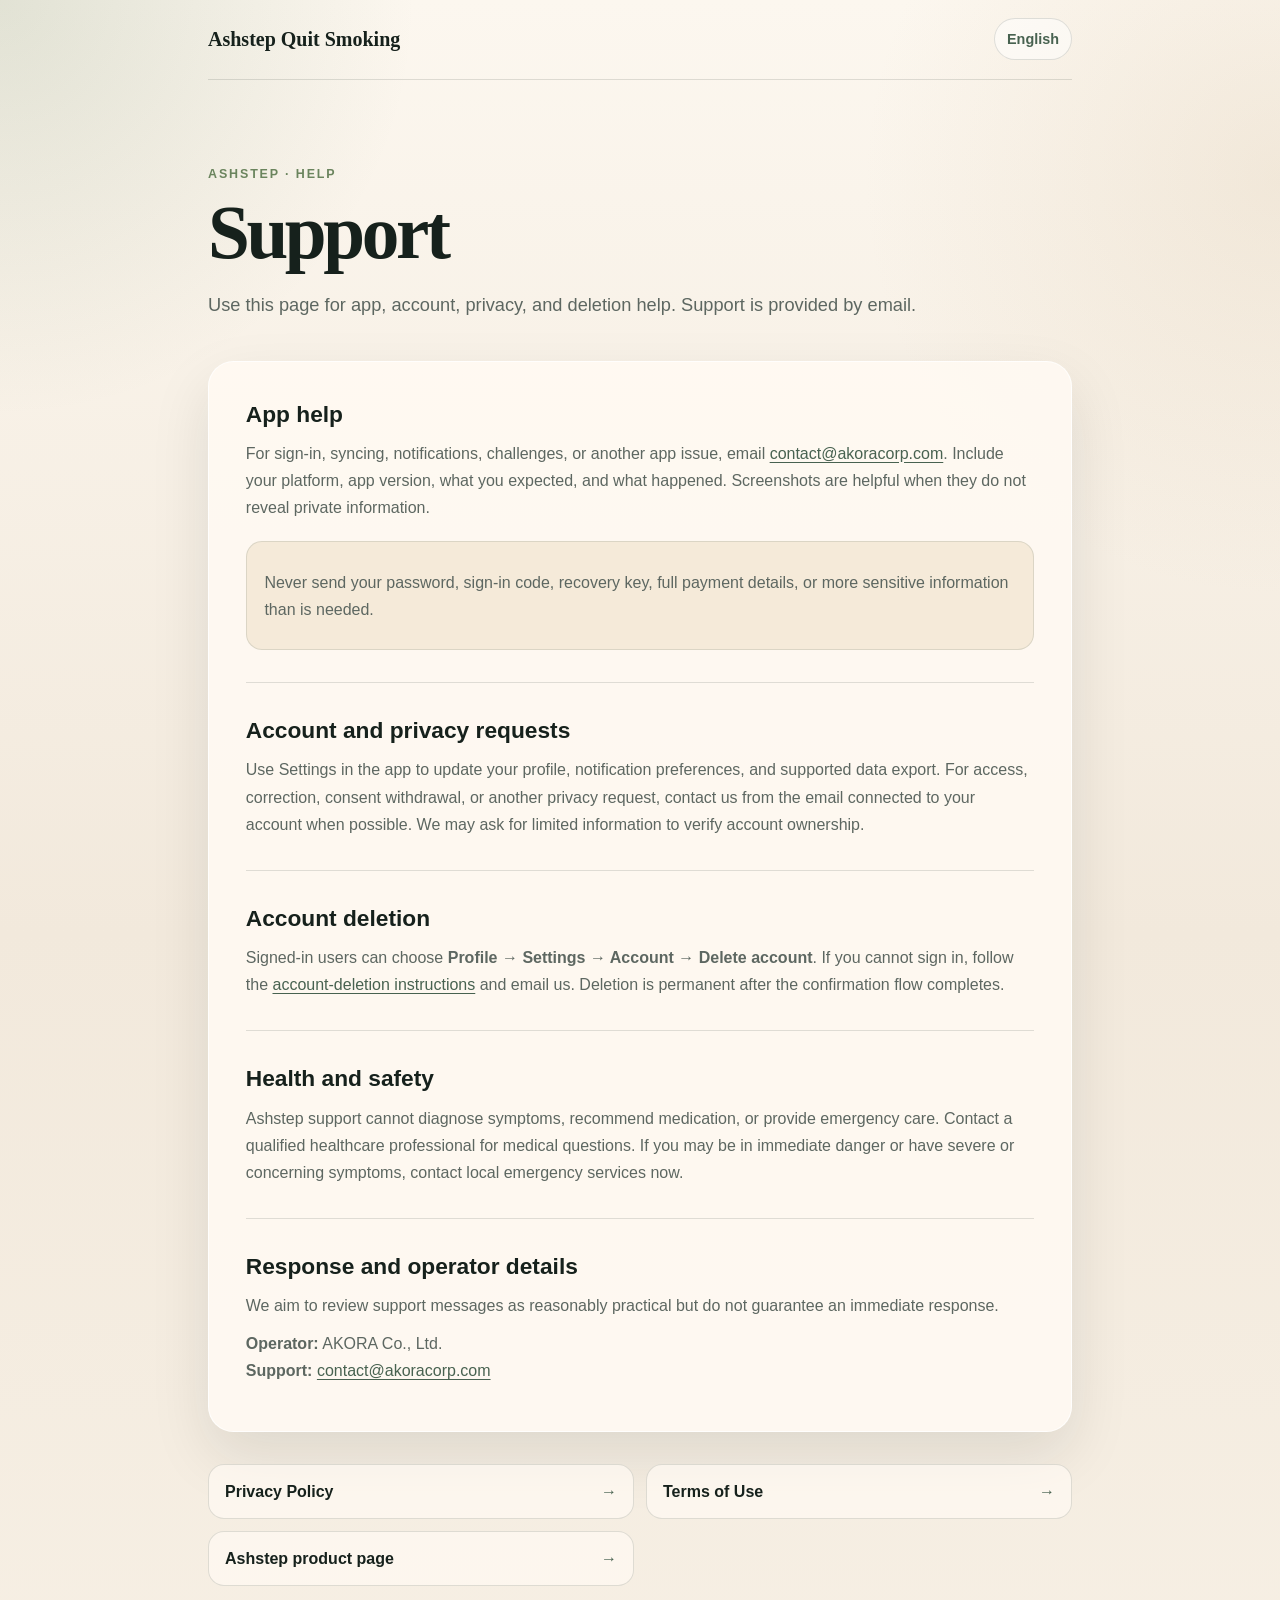
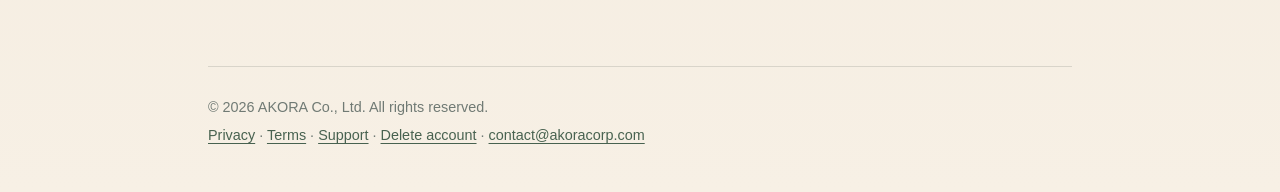
<file: support/index.html>
<!doctype html>
<html lang="en" dir="ltr">
  <head>
    <meta charset="utf-8" />
    <meta name="viewport" content="width=device-width, initial-scale=1" />
    <meta name="referrer" content="no-referrer" />
    <meta http-equiv="Content-Security-Policy" content="default-src 'none'; style-src 'self'; img-src 'self'; base-uri 'none'; form-action 'none'; upgrade-insecure-requests" />
    <title>Support | Ashstep Quit Smoking</title>
    <meta name="description" content="App, account, privacy, and deletion support for Ashstep Quit Smoking." />
    <link rel="canonical" href="https://ashstep.com/support/" />
    <link rel="alternate" hreflang="en" href="https://ashstep.com/support/" />
    <link rel="alternate" hreflang="ko" href="https://ashstep.com/ko/support/" />
    <link rel="alternate" hreflang="x-default" href="https://ashstep.com/support/" />
    <link rel="icon" href="/assets/ashstep-avatar.png" type="image/png" />
    <link rel="stylesheet" href="/legal-assets/site.css" />
  </head>
  <body>
    <a class="skip-link" href="#main-content">Skip to content</a>
    <header class="site-header">
      <a class="brand" href="/apps/quit-smoking/">Ashstep Quit Smoking</a>
      <nav class="site-nav" aria-label="Legal documents">
        <details class="language-picker">
          <summary>English</summary>
          <ul class="language-options">
            <li><a href="/support/" lang="en" hreflang="en" aria-current="page">English</a></li>
            <li><a href="/ko/support/" lang="ko" hreflang="ko">한국어</a></li>
          </ul>
        </details>
      </nav>
    </header>
    <main id="main-content">
      <p class="eyebrow">Ashstep · Help</p>
      <h1>Support</h1>
      <p class="lead">Use this page for app, account, privacy, and deletion help. Support is provided by email.</p>

      <article class="legal-document">
        <section>
          <h2>App help</h2>
          <p>For sign-in, syncing, notifications, challenges, or another app issue, email <!--email_off--><a href="mailto:contact@akoracorp.com">contact@akoracorp.com</a><!--/email_off-->. Include your platform, app version, what you expected, and what happened. Screenshots are helpful when they do not reveal private information.</p>
          <div class="notice-box"><p>Never send your password, sign-in code, recovery key, full payment details, or more sensitive information than is needed.</p></div>
        </section>
        <section>
          <h2>Account and privacy requests</h2>
          <p>Use Settings in the app to update your profile, notification preferences, and supported data export. For access, correction, consent withdrawal, or another privacy request, contact us from the email connected to your account when possible. We may ask for limited information to verify account ownership.</p>
        </section>
        <section>
          <h2>Account deletion</h2>
          <p>Signed-in users can choose <strong>Profile → Settings → Account → Delete account</strong>. If you cannot sign in, follow the <a href="/delete-account/">account-deletion instructions</a> and email us. Deletion is permanent after the confirmation flow completes.</p>
        </section>
        <section>
          <h2>Health and safety</h2>
          <p>Ashstep support cannot diagnose symptoms, recommend medication, or provide emergency care. Contact a qualified healthcare professional for medical questions. If you may be in immediate danger or have severe or concerning symptoms, contact local emergency services now.</p>
        </section>
        <section>
          <h2>Response and operator details</h2>
          <p>We aim to review support messages as reasonably practical but do not guarantee an immediate response.</p>
          <p><strong>Operator:</strong> AKORA Co., Ltd.<br /><strong>Support:</strong> <!--email_off--><a href="mailto:contact@akoracorp.com">contact@akoracorp.com</a><!--/email_off--></p>
        </section>
      </article>

      <ul class="document-links" aria-label="Related documents">
        <li><a href="/privacy/">Privacy Policy</a></li>
        <li><a href="/terms/">Terms of Use</a></li>
        <li><a href="/apps/quit-smoking/">Ashstep product page</a></li>
      </ul>
    </main>
    <footer class="site-footer">
      <p>© 2026 AKORA Co., Ltd. All rights reserved.</p>
      <p><a href="/privacy/">Privacy</a> · <a href="/terms/">Terms</a> · <a href="/support/">Support</a> · <a href="/delete-account/">Delete account</a> · <!--email_off--><a href="mailto:contact@akoracorp.com">contact@akoracorp.com</a><!--/email_off--></p>
    </footer>
  </body>
</html>
</file>
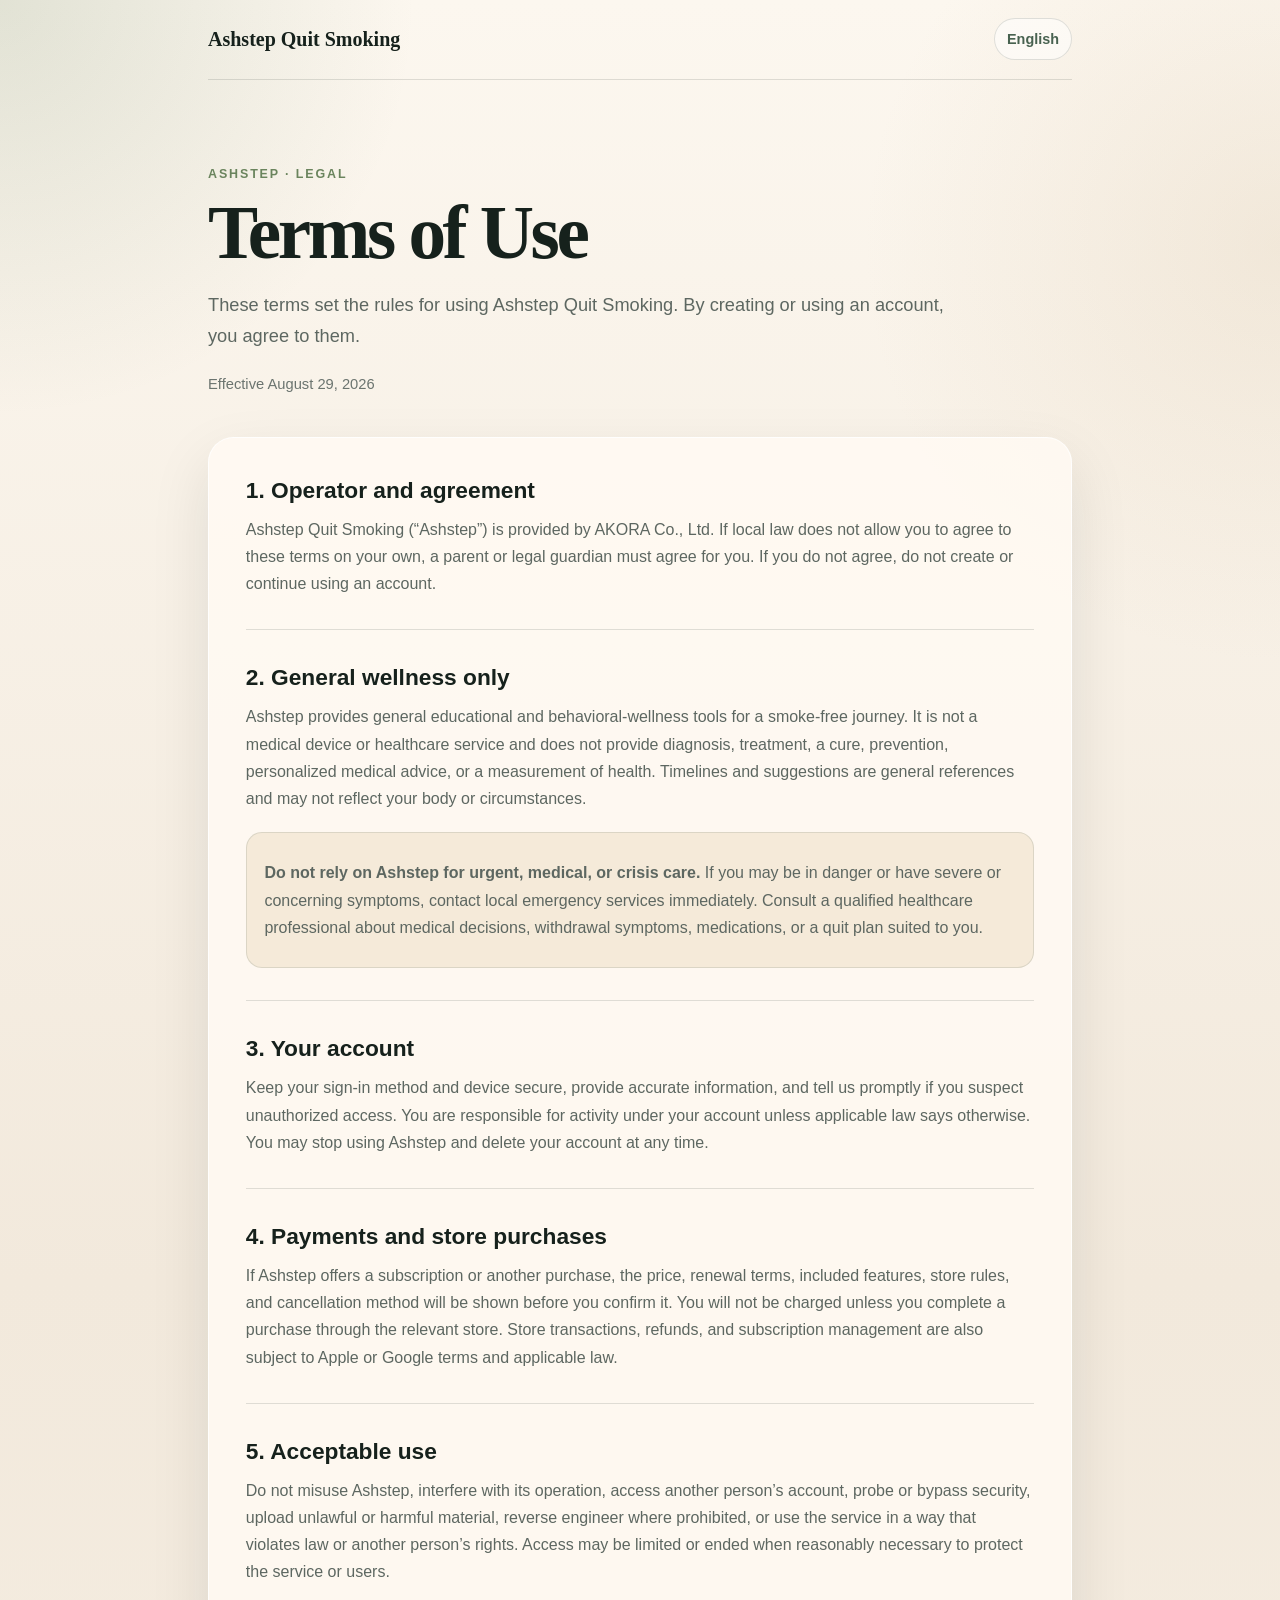
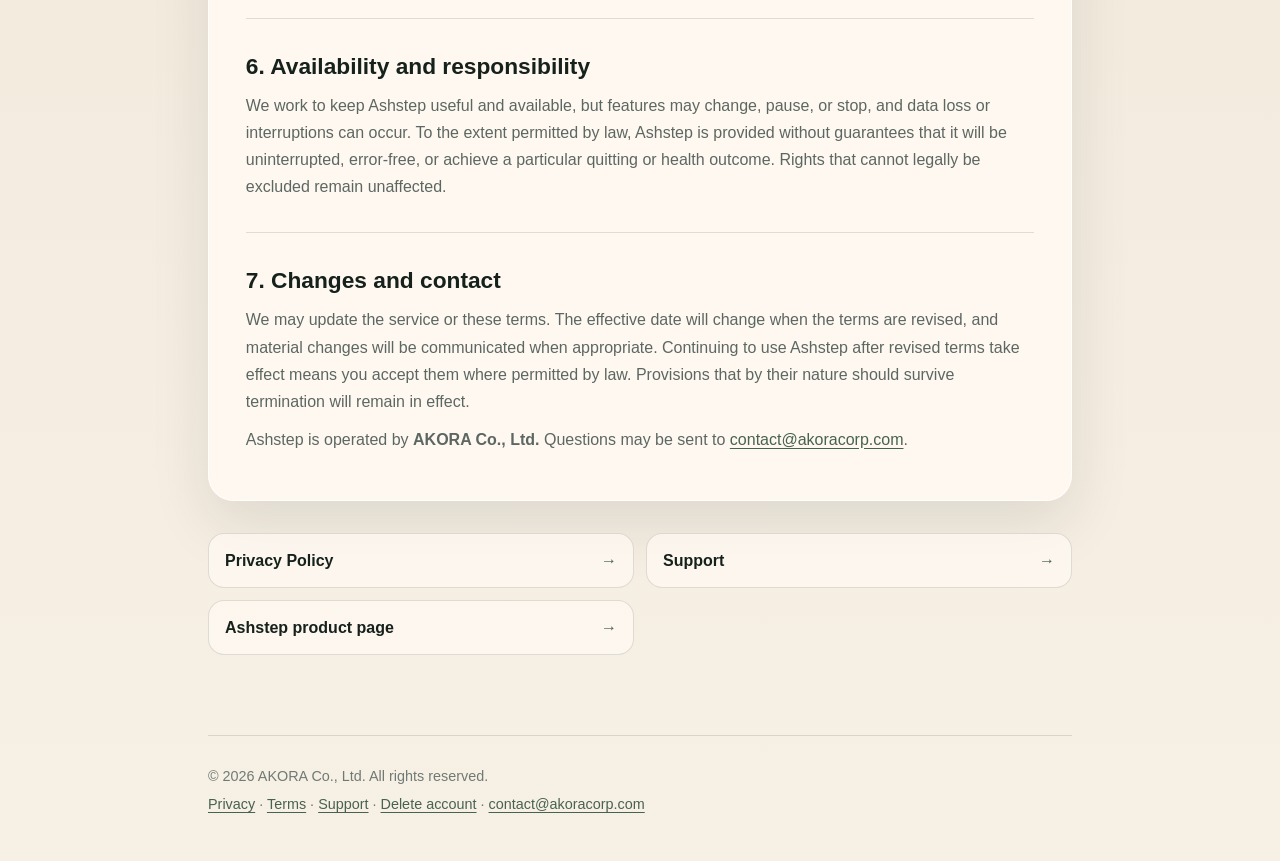
<file: terms/index.html>
<!doctype html>
<html lang="en" dir="ltr">
  <head>
    <meta charset="utf-8" />
    <meta name="viewport" content="width=device-width, initial-scale=1" />
    <meta name="referrer" content="no-referrer" />
    <meta http-equiv="Content-Security-Policy" content="default-src 'none'; style-src 'self'; img-src 'self'; base-uri 'none'; form-action 'none'; upgrade-insecure-requests" />
    <title>Terms of Use | Ashstep Quit Smoking</title>
    <meta name="description" content="Terms for using Ashstep Quit Smoking." />
    <link rel="canonical" href="https://ashstep.com/terms/" />
    <link rel="alternate" hreflang="en" href="https://ashstep.com/terms/" />
    <link rel="alternate" hreflang="ko" href="https://ashstep.com/ko/terms/" />
    <link rel="alternate" hreflang="x-default" href="https://ashstep.com/terms/" />
    <link rel="icon" href="/assets/ashstep-avatar.png" type="image/png" />
    <link rel="stylesheet" href="/legal-assets/site.css" />
  </head>
  <body>
    <a class="skip-link" href="#main-content">Skip to content</a>
    <header class="site-header">
      <a class="brand" href="/apps/quit-smoking/">Ashstep Quit Smoking</a>
      <nav class="site-nav" aria-label="Legal documents">
        <details class="language-picker">
          <summary>English</summary>
          <ul class="language-options">
            <li><a href="/terms/" lang="en" hreflang="en" aria-current="page">English</a></li>
            <li><a href="/ko/terms/" lang="ko" hreflang="ko">한국어</a></li>
          </ul>
        </details>
      </nav>
    </header>
    <main id="main-content">
      <p class="eyebrow">Ashstep · Legal</p>
      <h1>Terms of Use</h1>
      <p class="lead">These terms set the rules for using Ashstep Quit Smoking. By creating or using an account, you agree to them.</p>
      <p class="meta">Effective <time datetime="2026-08-29">August 29, 2026</time></p>

      <article class="legal-document">
        <section>
          <h2>1. Operator and agreement</h2>
          <p>Ashstep Quit Smoking (“Ashstep”) is provided by AKORA Co., Ltd. If local law does not allow you to agree to these terms on your own, a parent or legal guardian must agree for you. If you do not agree, do not create or continue using an account.</p>
        </section>
        <section>
          <h2>2. General wellness only</h2>
          <p>Ashstep provides general educational and behavioral-wellness tools for a smoke-free journey. It is not a medical device or healthcare service and does not provide diagnosis, treatment, a cure, prevention, personalized medical advice, or a measurement of health. Timelines and suggestions are general references and may not reflect your body or circumstances.</p>
          <div class="notice-box"><p><strong>Do not rely on Ashstep for urgent, medical, or crisis care.</strong> If you may be in danger or have severe or concerning symptoms, contact local emergency services immediately. Consult a qualified healthcare professional about medical decisions, withdrawal symptoms, medications, or a quit plan suited to you.</p></div>
        </section>
        <section>
          <h2>3. Your account</h2>
          <p>Keep your sign-in method and device secure, provide accurate information, and tell us promptly if you suspect unauthorized access. You are responsible for activity under your account unless applicable law says otherwise. You may stop using Ashstep and delete your account at any time.</p>
        </section>
        <section>
          <h2>4. Payments and store purchases</h2>
          <p>If Ashstep offers a subscription or another purchase, the price, renewal terms, included features, store rules, and cancellation method will be shown before you confirm it. You will not be charged unless you complete a purchase through the relevant store. Store transactions, refunds, and subscription management are also subject to Apple or Google terms and applicable law.</p>
        </section>
        <section>
          <h2>5. Acceptable use</h2>
          <p>Do not misuse Ashstep, interfere with its operation, access another person’s account, probe or bypass security, upload unlawful or harmful material, reverse engineer where prohibited, or use the service in a way that violates law or another person’s rights. Access may be limited or ended when reasonably necessary to protect the service or users.</p>
        </section>
        <section>
          <h2>6. Availability and responsibility</h2>
          <p>We work to keep Ashstep useful and available, but features may change, pause, or stop, and data loss or interruptions can occur. To the extent permitted by law, Ashstep is provided without guarantees that it will be uninterrupted, error-free, or achieve a particular quitting or health outcome. Rights that cannot legally be excluded remain unaffected.</p>
        </section>
        <section>
          <h2>7. Changes and contact</h2>
          <p>We may update the service or these terms. The effective date will change when the terms are revised, and material changes will be communicated when appropriate. Continuing to use Ashstep after revised terms take effect means you accept them where permitted by law. Provisions that by their nature should survive termination will remain in effect.</p>
          <p>Ashstep is operated by <strong>AKORA Co., Ltd.</strong> Questions may be sent to <!--email_off--><a href="mailto:contact@akoracorp.com">contact@akoracorp.com</a><!--/email_off-->.</p>
        </section>
      </article>

      <ul class="document-links" aria-label="Related documents">
        <li><a href="/privacy/">Privacy Policy</a></li>
        <li><a href="/support/">Support</a></li>
        <li><a href="/apps/quit-smoking/">Ashstep product page</a></li>
      </ul>
    </main>
    <footer class="site-footer">
      <p>© 2026 AKORA Co., Ltd. All rights reserved.</p>
      <p><a href="/privacy/">Privacy</a> · <a href="/terms/">Terms</a> · <a href="/support/">Support</a> · <a href="/delete-account/">Delete account</a> · <!--email_off--><a href="mailto:contact@akoracorp.com">contact@akoracorp.com</a><!--/email_off--></p>
    </footer>
  </body>
</html>
</file>
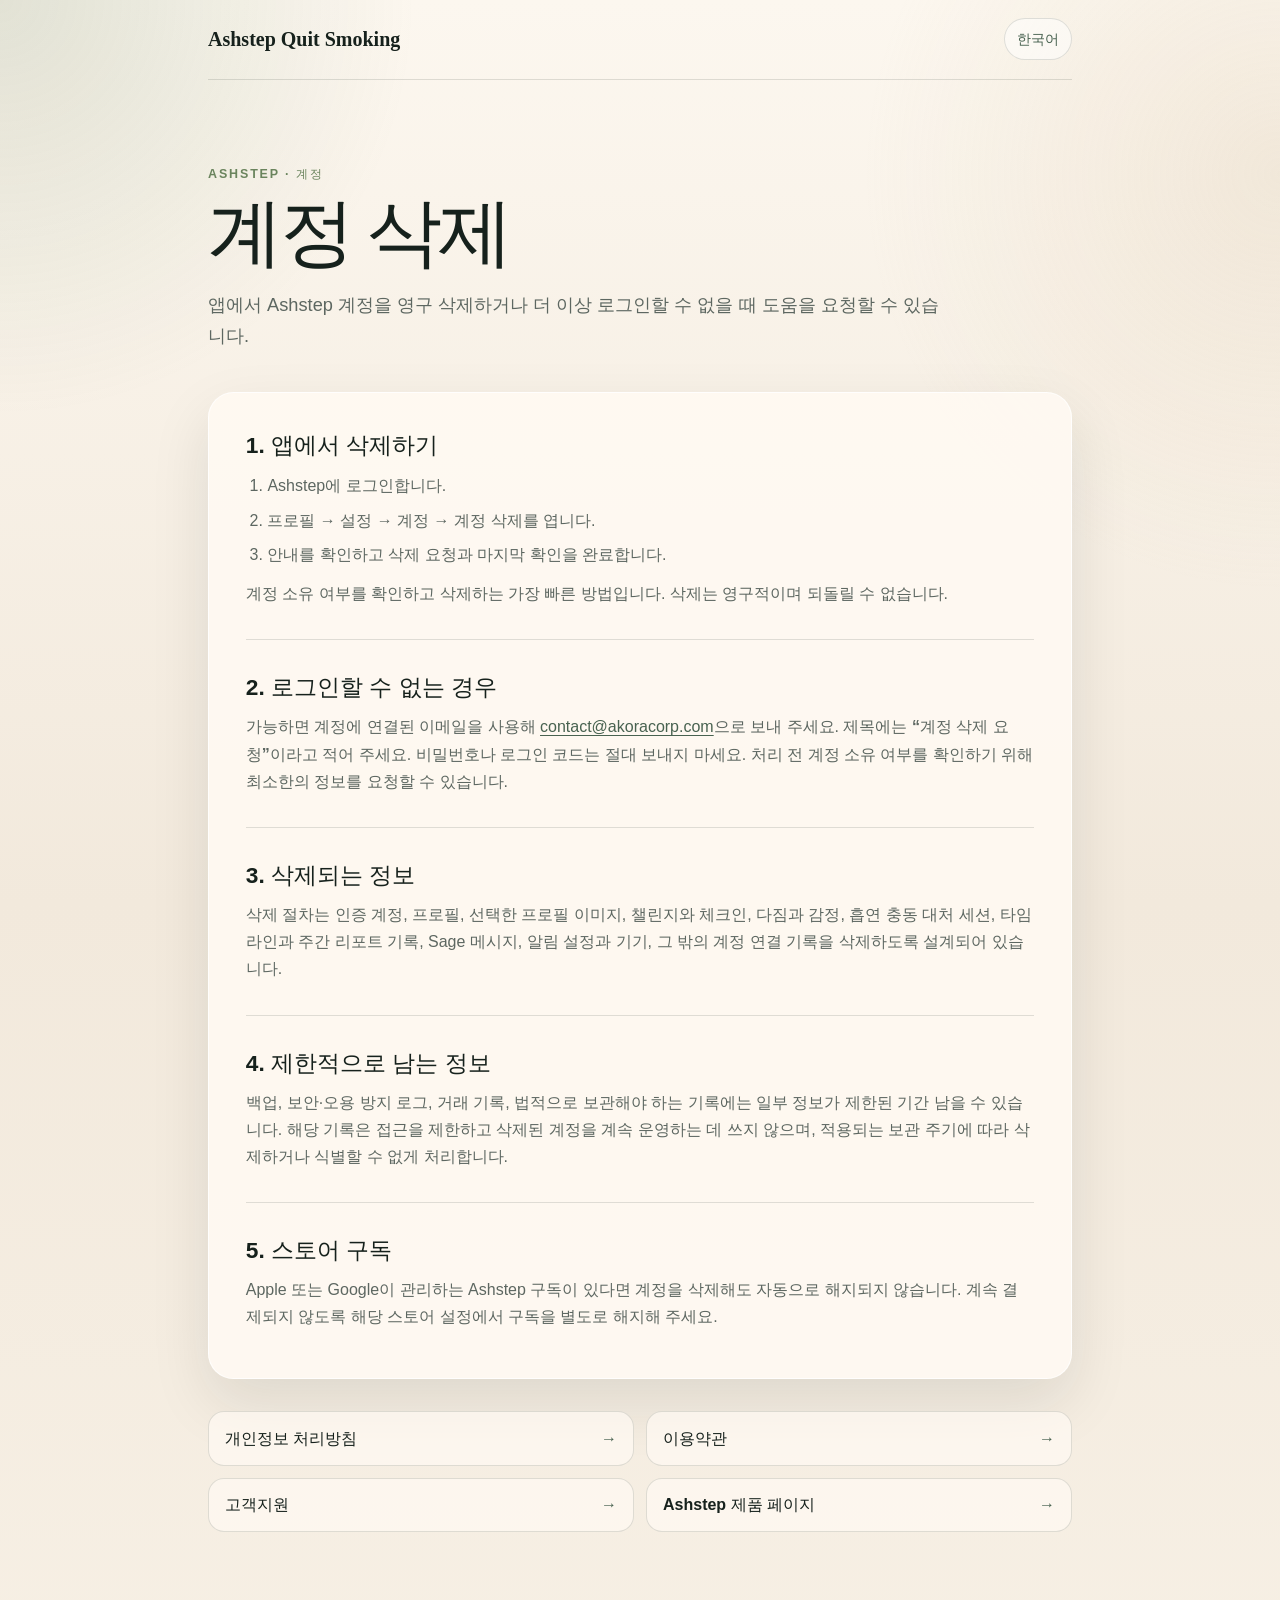
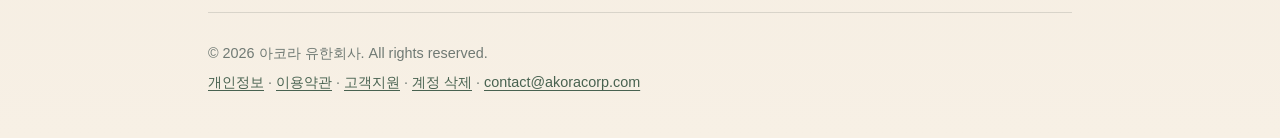
<file: ko/delete-account/index.html>
<!doctype html>
<html lang="ko" dir="ltr">
  <head>
    <meta charset="utf-8" />
    <meta name="viewport" content="width=device-width, initial-scale=1" />
    <meta name="referrer" content="no-referrer" />
    <meta http-equiv="Content-Security-Policy" content="default-src 'none'; style-src 'self'; img-src 'self'; base-uri 'none'; form-action 'none'; upgrade-insecure-requests" />
    <title>계정 삭제 | Ashstep Quit Smoking</title>
    <meta name="description" content="Ashstep Quit Smoking 계정과 연결된 데이터를 영구 삭제하는 방법입니다." />
    <link rel="canonical" href="https://ashstep.com/ko/delete-account/" />
    <link rel="alternate" hreflang="en" href="https://ashstep.com/delete-account/" />
    <link rel="alternate" hreflang="ko" href="https://ashstep.com/ko/delete-account/" />
    <link rel="alternate" hreflang="x-default" href="https://ashstep.com/delete-account/" />
    <link rel="icon" href="/assets/ashstep-avatar.png" type="image/png" />
    <link rel="stylesheet" href="/legal-assets/site.css" />
  </head>
  <body>
    <a class="skip-link" href="#main-content">본문으로 건너뛰기</a>
    <header class="site-header">
      <a class="brand" href="/apps/quit-smoking/">Ashstep Quit Smoking</a>
      <nav class="site-nav" aria-label="법적 문서">
        <details class="language-picker">
          <summary>한국어</summary>
          <ul class="language-options">
            <li><a href="/delete-account/" lang="en" hreflang="en">English</a></li>
            <li><a href="/ko/delete-account/" lang="ko" hreflang="ko" aria-current="page">한국어</a></li>
          </ul>
        </details>
      </nav>
    </header>
    <main id="main-content">
      <p class="eyebrow">Ashstep · 계정</p>
      <h1>계정 삭제</h1>
      <p class="lead">앱에서 Ashstep 계정을 영구 삭제하거나 더 이상 로그인할 수 없을 때 도움을 요청할 수 있습니다.</p>

      <article class="legal-document">
        <section>
          <h2>1. 앱에서 삭제하기</h2>
          <ol>
            <li>Ashstep에 로그인합니다.</li>
            <li><strong>프로필 → 설정 → 계정 → 계정 삭제</strong>를 엽니다.</li>
            <li>안내를 확인하고 삭제 요청과 마지막 확인을 완료합니다.</li>
          </ol>
          <p>계정 소유 여부를 확인하고 삭제하는 가장 빠른 방법입니다. 삭제는 영구적이며 되돌릴 수 없습니다.</p>
        </section>
        <section>
          <h2>2. 로그인할 수 없는 경우</h2>
          <p>가능하면 계정에 연결된 이메일을 사용해 <!--email_off--><a href="mailto:contact@akoracorp.com?subject=%EA%B3%84%EC%A0%95%20%EC%82%AD%EC%A0%9C%20%EC%9A%94%EC%B2%AD">contact@akoracorp.com</a><!--/email_off-->으로 보내 주세요. 제목에는 <strong>“계정 삭제 요청”</strong>이라고 적어 주세요. 비밀번호나 로그인 코드는 절대 보내지 마세요. 처리 전 계정 소유 여부를 확인하기 위해 최소한의 정보를 요청할 수 있습니다.</p>
        </section>
        <section>
          <h2>3. 삭제되는 정보</h2>
          <p>삭제 절차는 인증 계정, 프로필, 선택한 프로필 이미지, 챌린지와 체크인, 다짐과 감정, 흡연 충동 대처 세션, 타임라인과 주간 리포트 기록, Sage 메시지, 알림 설정과 기기, 그 밖의 계정 연결 기록을 삭제하도록 설계되어 있습니다.</p>
        </section>
        <section>
          <h2>4. 제한적으로 남는 정보</h2>
          <p>백업, 보안·오용 방지 로그, 거래 기록, 법적으로 보관해야 하는 기록에는 일부 정보가 제한된 기간 남을 수 있습니다. 해당 기록은 접근을 제한하고 삭제된 계정을 계속 운영하는 데 쓰지 않으며, 적용되는 보관 주기에 따라 삭제하거나 식별할 수 없게 처리합니다.</p>
        </section>
        <section>
          <h2>5. 스토어 구독</h2>
          <p>Apple 또는 Google이 관리하는 Ashstep 구독이 있다면 계정을 삭제해도 자동으로 해지되지 않습니다. 계속 결제되지 않도록 해당 스토어 설정에서 구독을 별도로 해지해 주세요.</p>
        </section>
      </article>

      <ul class="document-links" aria-label="관련 문서">
        <li><a href="/ko/privacy/">개인정보 처리방침</a></li>
        <li><a href="/ko/terms/">이용약관</a></li>
        <li><a href="/ko/support/">고객지원</a></li>
        <li><a href="/apps/quit-smoking/">Ashstep 제품 페이지</a></li>
      </ul>
    </main>
    <footer class="site-footer">
      <p>© 2026 아코라 유한회사. All rights reserved.</p>
      <p><a href="/ko/privacy/">개인정보</a> · <a href="/ko/terms/">이용약관</a> · <a href="/ko/support/">고객지원</a> · <a href="/ko/delete-account/" aria-current="page">계정 삭제</a> · <!--email_off--><a href="mailto:contact@akoracorp.com">contact@akoracorp.com</a><!--/email_off--></p>
    </footer>
  </body>
</html>
</file>
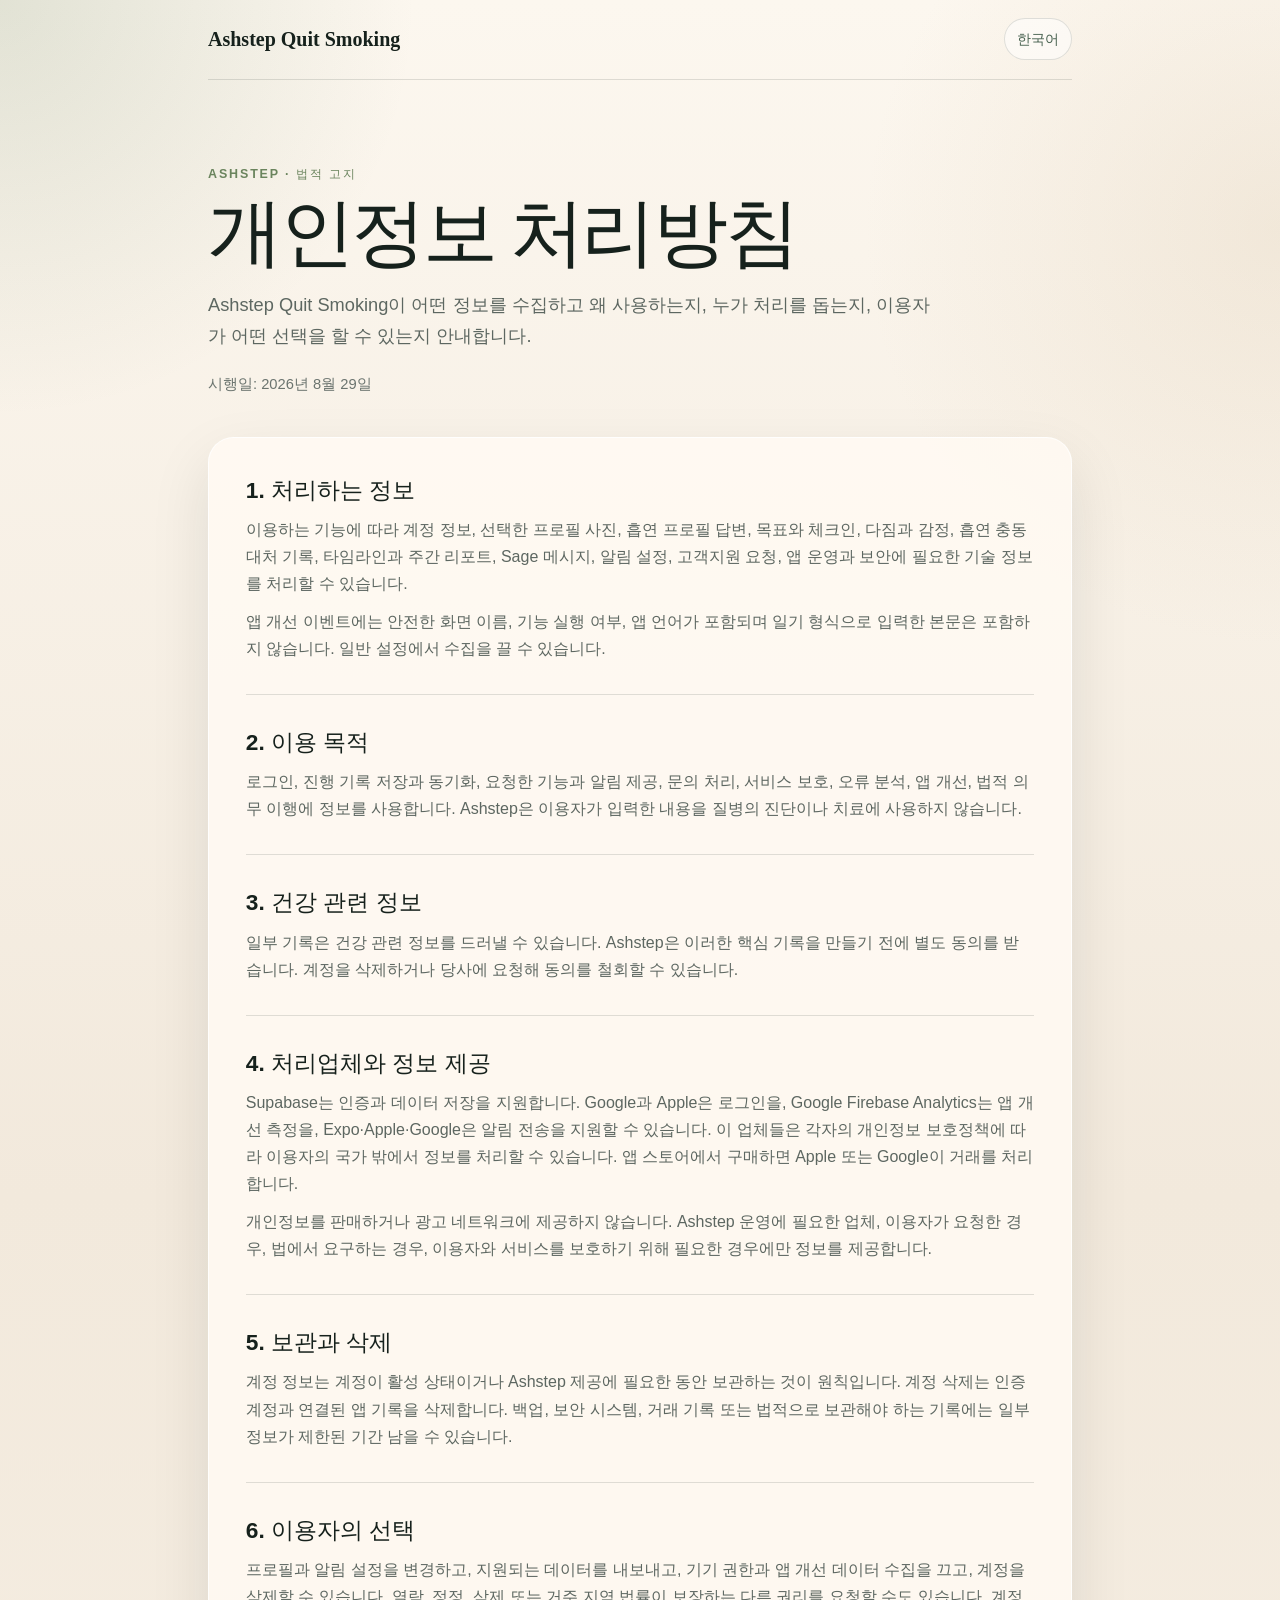
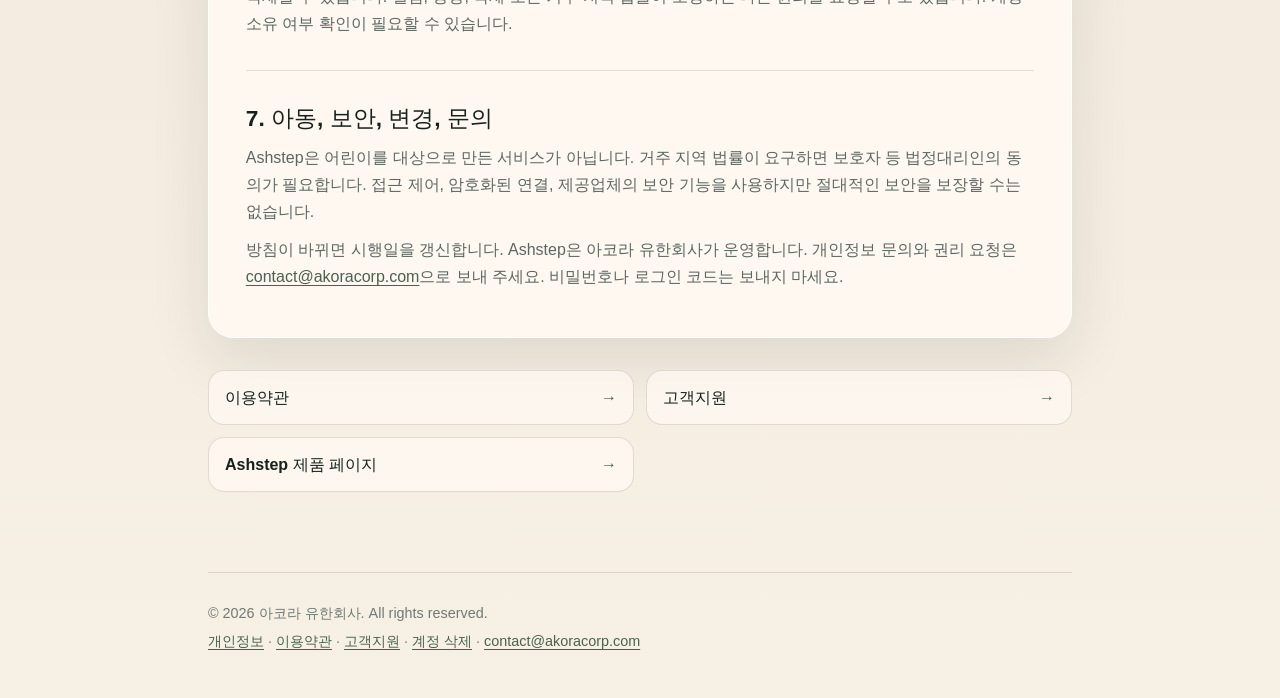
<file: ko/privacy/index.html>
<!doctype html>
<html lang="ko" dir="ltr">
  <head>
    <meta charset="utf-8" />
    <meta name="viewport" content="width=device-width, initial-scale=1" />
    <meta name="referrer" content="no-referrer" />
    <meta http-equiv="Content-Security-Policy" content="default-src 'none'; style-src 'self'; img-src 'self'; base-uri 'none'; form-action 'none'; upgrade-insecure-requests" />
    <title>개인정보 처리방침 | Ashstep Quit Smoking</title>
    <meta name="description" content="Ashstep Quit Smoking의 개인정보 수집, 이용, 보관, 보호 기준을 안내합니다." />
    <link rel="canonical" href="https://ashstep.com/ko/privacy/" />
    <link rel="alternate" hreflang="en" href="https://ashstep.com/privacy/" />
    <link rel="alternate" hreflang="ko" href="https://ashstep.com/ko/privacy/" />
    <link rel="alternate" hreflang="x-default" href="https://ashstep.com/privacy/" />
    <link rel="icon" href="/assets/ashstep-avatar.png" type="image/png" />
    <link rel="stylesheet" href="/legal-assets/site.css" />
  </head>
  <body>
    <a class="skip-link" href="#main-content">본문으로 건너뛰기</a>
    <header class="site-header">
      <a class="brand" href="/apps/quit-smoking/">Ashstep Quit Smoking</a>
      <nav class="site-nav" aria-label="법적 문서">
        <details class="language-picker">
          <summary>한국어</summary>
          <ul class="language-options">
            <li><a href="/privacy/" lang="en" hreflang="en">English</a></li>
            <li><a href="/ko/privacy/" lang="ko" hreflang="ko" aria-current="page">한국어</a></li>
          </ul>
        </details>
      </nav>
    </header>
    <main id="main-content">
      <p class="eyebrow">Ashstep · 법적 고지</p>
      <h1>개인정보 처리방침</h1>
      <p class="lead">Ashstep Quit Smoking이 어떤 정보를 수집하고 왜 사용하는지, 누가 처리를 돕는지, 이용자가 어떤 선택을 할 수 있는지 안내합니다.</p>
      <p class="meta">시행일: <time datetime="2026-08-29">2026년 8월 29일</time></p>

      <article class="legal-document">
        <section>
          <h2>1. 처리하는 정보</h2>
          <p>이용하는 기능에 따라 계정 정보, 선택한 프로필 사진, 흡연 프로필 답변, 목표와 체크인, 다짐과 감정, 흡연 충동 대처 기록, 타임라인과 주간 리포트, Sage 메시지, 알림 설정, 고객지원 요청, 앱 운영과 보안에 필요한 기술 정보를 처리할 수 있습니다.</p>
          <p>앱 개선 이벤트에는 안전한 화면 이름, 기능 실행 여부, 앱 언어가 포함되며 일기 형식으로 입력한 본문은 포함하지 않습니다. 일반 설정에서 수집을 끌 수 있습니다.</p>
        </section>
        <section>
          <h2>2. 이용 목적</h2>
          <p>로그인, 진행 기록 저장과 동기화, 요청한 기능과 알림 제공, 문의 처리, 서비스 보호, 오류 분석, 앱 개선, 법적 의무 이행에 정보를 사용합니다. Ashstep은 이용자가 입력한 내용을 질병의 진단이나 치료에 사용하지 않습니다.</p>
        </section>
        <section>
          <h2>3. 건강 관련 정보</h2>
          <p>일부 기록은 건강 관련 정보를 드러낼 수 있습니다. Ashstep은 이러한 핵심 기록을 만들기 전에 별도 동의를 받습니다. 계정을 삭제하거나 당사에 요청해 동의를 철회할 수 있습니다.</p>
        </section>
        <section>
          <h2>4. 처리업체와 정보 제공</h2>
          <p>Supabase는 인증과 데이터 저장을 지원합니다. Google과 Apple은 로그인을, Google Firebase Analytics는 앱 개선 측정을, Expo·Apple·Google은 알림 전송을 지원할 수 있습니다. 이 업체들은 각자의 개인정보 보호정책에 따라 이용자의 국가 밖에서 정보를 처리할 수 있습니다. 앱 스토어에서 구매하면 Apple 또는 Google이 거래를 처리합니다.</p>
          <p>개인정보를 판매하거나 광고 네트워크에 제공하지 않습니다. Ashstep 운영에 필요한 업체, 이용자가 요청한 경우, 법에서 요구하는 경우, 이용자와 서비스를 보호하기 위해 필요한 경우에만 정보를 제공합니다.</p>
        </section>
        <section>
          <h2>5. 보관과 삭제</h2>
          <p>계정 정보는 계정이 활성 상태이거나 Ashstep 제공에 필요한 동안 보관하는 것이 원칙입니다. 계정 삭제는 인증 계정과 연결된 앱 기록을 삭제합니다. 백업, 보안 시스템, 거래 기록 또는 법적으로 보관해야 하는 기록에는 일부 정보가 제한된 기간 남을 수 있습니다.</p>
        </section>
        <section>
          <h2>6. 이용자의 선택</h2>
          <p>프로필과 알림 설정을 변경하고, 지원되는 데이터를 내보내고, 기기 권한과 앱 개선 데이터 수집을 끄고, 계정을 삭제할 수 있습니다. 열람, 정정, 삭제 또는 거주 지역 법률이 보장하는 다른 권리를 요청할 수도 있습니다. 계정 소유 여부 확인이 필요할 수 있습니다.</p>
        </section>
        <section>
          <h2>7. 아동, 보안, 변경, 문의</h2>
          <p>Ashstep은 어린이를 대상으로 만든 서비스가 아닙니다. 거주 지역 법률이 요구하면 보호자 등 법정대리인의 동의가 필요합니다. 접근 제어, 암호화된 연결, 제공업체의 보안 기능을 사용하지만 절대적인 보안을 보장할 수는 없습니다.</p>
          <p>방침이 바뀌면 시행일을 갱신합니다. Ashstep은 <strong>아코라 유한회사</strong>가 운영합니다. 개인정보 문의와 권리 요청은 <!--email_off--><a href="mailto:contact@akoracorp.com">contact@akoracorp.com</a><!--/email_off-->으로 보내 주세요. 비밀번호나 로그인 코드는 보내지 마세요.</p>
        </section>
      </article>

      <ul class="document-links" aria-label="관련 문서">
        <li><a href="/ko/terms/">이용약관</a></li>
        <li><a href="/ko/support/">고객지원</a></li>
        <li><a href="/apps/quit-smoking/">Ashstep 제품 페이지</a></li>
      </ul>
    </main>
    <footer class="site-footer">
      <p>© 2026 아코라 유한회사. All rights reserved.</p>
      <p><a href="/ko/privacy/">개인정보</a> · <a href="/ko/terms/">이용약관</a> · <a href="/ko/support/">고객지원</a> · <a href="/ko/delete-account/">계정 삭제</a> · <!--email_off--><a href="mailto:contact@akoracorp.com">contact@akoracorp.com</a><!--/email_off--></p>
    </footer>
  </body>
</html>
</file>
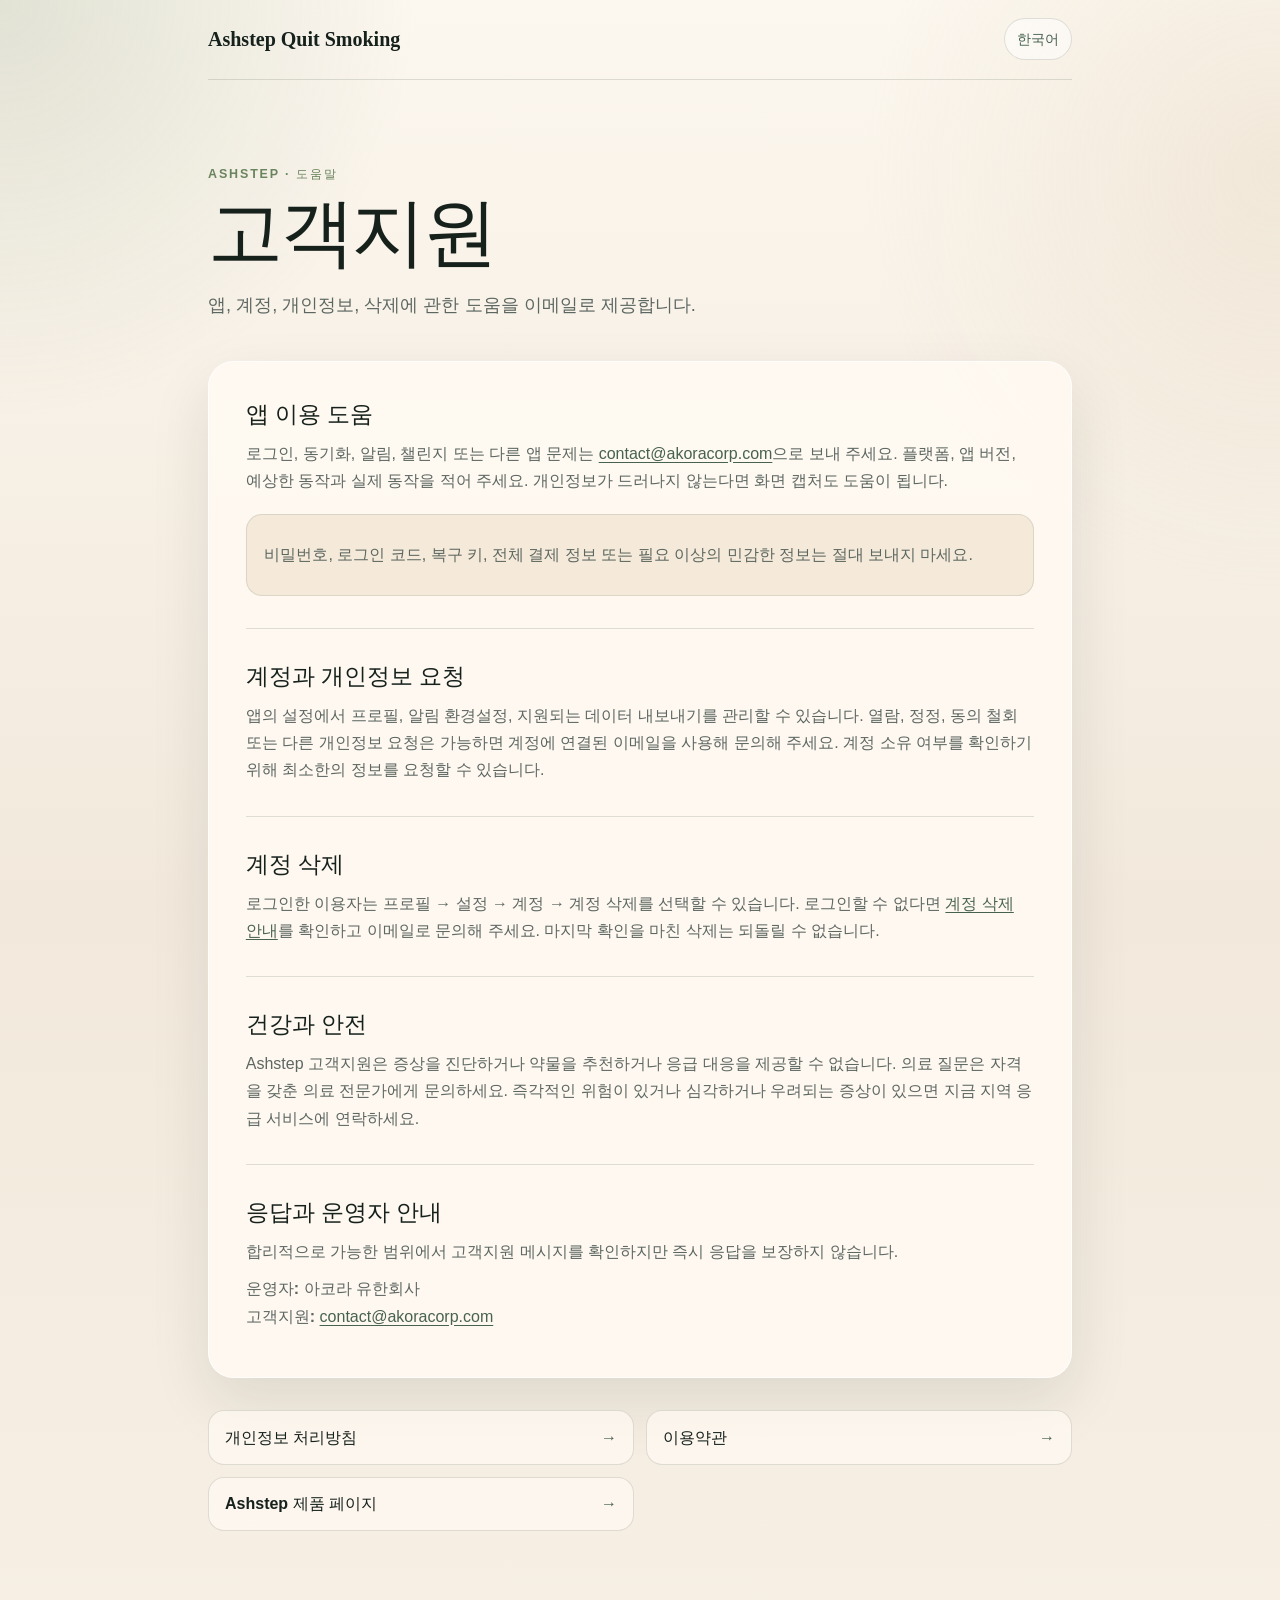
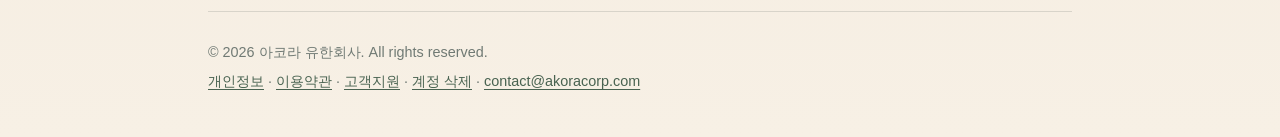
<file: ko/support/index.html>
<!doctype html>
<html lang="ko" dir="ltr">
  <head>
    <meta charset="utf-8" />
    <meta name="viewport" content="width=device-width, initial-scale=1" />
    <meta name="referrer" content="no-referrer" />
    <meta http-equiv="Content-Security-Policy" content="default-src 'none'; style-src 'self'; img-src 'self'; base-uri 'none'; form-action 'none'; upgrade-insecure-requests" />
    <title>고객지원 | Ashstep Quit Smoking</title>
    <meta name="description" content="Ashstep Quit Smoking의 앱, 계정, 개인정보, 삭제 지원 안내입니다." />
    <link rel="canonical" href="https://ashstep.com/ko/support/" />
    <link rel="alternate" hreflang="en" href="https://ashstep.com/support/" />
    <link rel="alternate" hreflang="ko" href="https://ashstep.com/ko/support/" />
    <link rel="alternate" hreflang="x-default" href="https://ashstep.com/support/" />
    <link rel="icon" href="/assets/ashstep-avatar.png" type="image/png" />
    <link rel="stylesheet" href="/legal-assets/site.css" />
  </head>
  <body>
    <a class="skip-link" href="#main-content">본문으로 건너뛰기</a>
    <header class="site-header">
      <a class="brand" href="/apps/quit-smoking/">Ashstep Quit Smoking</a>
      <nav class="site-nav" aria-label="법적 문서">
        <details class="language-picker">
          <summary>한국어</summary>
          <ul class="language-options">
            <li><a href="/support/" lang="en" hreflang="en">English</a></li>
            <li><a href="/ko/support/" lang="ko" hreflang="ko" aria-current="page">한국어</a></li>
          </ul>
        </details>
      </nav>
    </header>
    <main id="main-content">
      <p class="eyebrow">Ashstep · 도움말</p>
      <h1>고객지원</h1>
      <p class="lead">앱, 계정, 개인정보, 삭제에 관한 도움을 이메일로 제공합니다.</p>

      <article class="legal-document">
        <section>
          <h2>앱 이용 도움</h2>
          <p>로그인, 동기화, 알림, 챌린지 또는 다른 앱 문제는 <!--email_off--><a href="mailto:contact@akoracorp.com">contact@akoracorp.com</a><!--/email_off-->으로 보내 주세요. 플랫폼, 앱 버전, 예상한 동작과 실제 동작을 적어 주세요. 개인정보가 드러나지 않는다면 화면 캡처도 도움이 됩니다.</p>
          <div class="notice-box"><p>비밀번호, 로그인 코드, 복구 키, 전체 결제 정보 또는 필요 이상의 민감한 정보는 절대 보내지 마세요.</p></div>
        </section>
        <section>
          <h2>계정과 개인정보 요청</h2>
          <p>앱의 설정에서 프로필, 알림 환경설정, 지원되는 데이터 내보내기를 관리할 수 있습니다. 열람, 정정, 동의 철회 또는 다른 개인정보 요청은 가능하면 계정에 연결된 이메일을 사용해 문의해 주세요. 계정 소유 여부를 확인하기 위해 최소한의 정보를 요청할 수 있습니다.</p>
        </section>
        <section>
          <h2>계정 삭제</h2>
          <p>로그인한 이용자는 <strong>프로필 → 설정 → 계정 → 계정 삭제</strong>를 선택할 수 있습니다. 로그인할 수 없다면 <a href="/ko/delete-account/">계정 삭제 안내</a>를 확인하고 이메일로 문의해 주세요. 마지막 확인을 마친 삭제는 되돌릴 수 없습니다.</p>
        </section>
        <section>
          <h2>건강과 안전</h2>
          <p>Ashstep 고객지원은 증상을 진단하거나 약물을 추천하거나 응급 대응을 제공할 수 없습니다. 의료 질문은 자격을 갖춘 의료 전문가에게 문의하세요. 즉각적인 위험이 있거나 심각하거나 우려되는 증상이 있으면 지금 지역 응급 서비스에 연락하세요.</p>
        </section>
        <section>
          <h2>응답과 운영자 안내</h2>
          <p>합리적으로 가능한 범위에서 고객지원 메시지를 확인하지만 즉시 응답을 보장하지 않습니다.</p>
          <p><strong>운영자:</strong> 아코라 유한회사<br /><strong>고객지원:</strong> <!--email_off--><a href="mailto:contact@akoracorp.com">contact@akoracorp.com</a><!--/email_off--></p>
        </section>
      </article>

      <ul class="document-links" aria-label="관련 문서">
        <li><a href="/ko/privacy/">개인정보 처리방침</a></li>
        <li><a href="/ko/terms/">이용약관</a></li>
        <li><a href="/apps/quit-smoking/">Ashstep 제품 페이지</a></li>
      </ul>
    </main>
    <footer class="site-footer">
      <p>© 2026 아코라 유한회사. All rights reserved.</p>
      <p><a href="/ko/privacy/">개인정보</a> · <a href="/ko/terms/">이용약관</a> · <a href="/ko/support/">고객지원</a> · <a href="/ko/delete-account/">계정 삭제</a> · <!--email_off--><a href="mailto:contact@akoracorp.com">contact@akoracorp.com</a><!--/email_off--></p>
    </footer>
  </body>
</html>
</file>
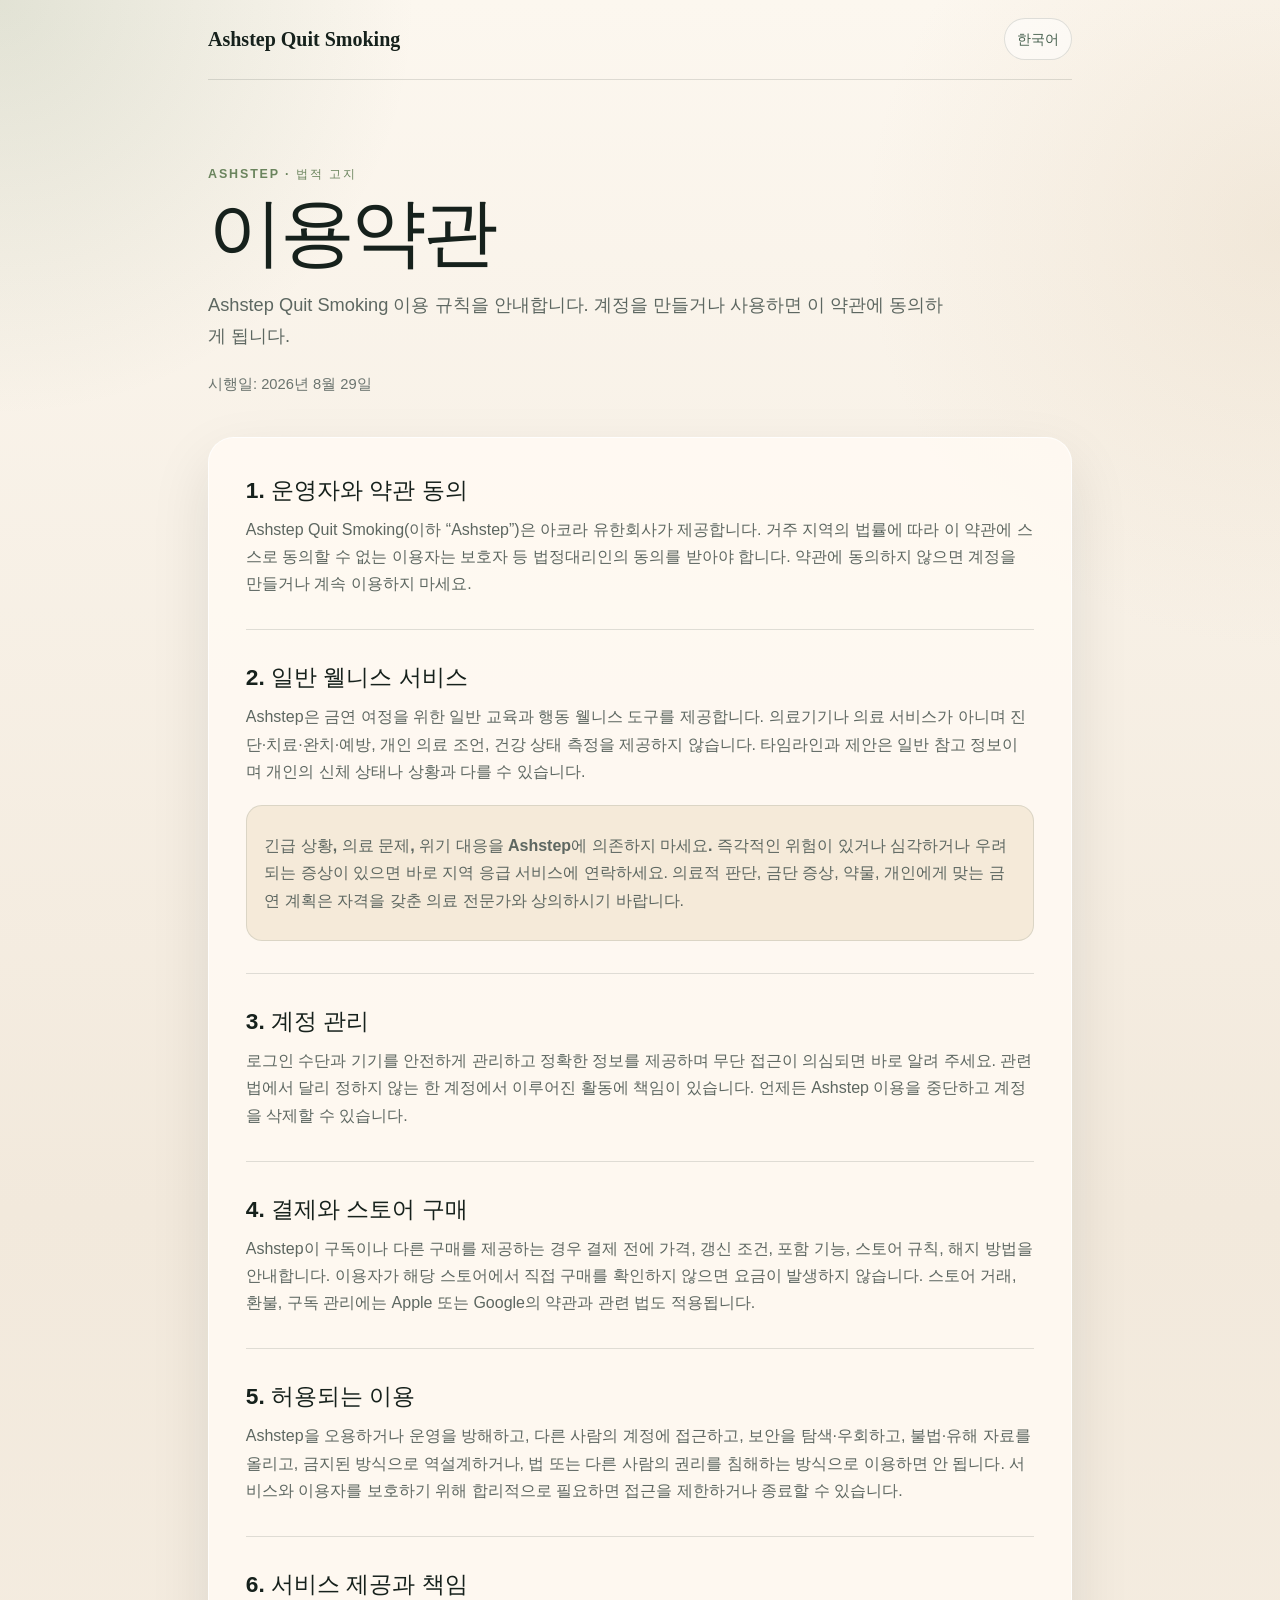
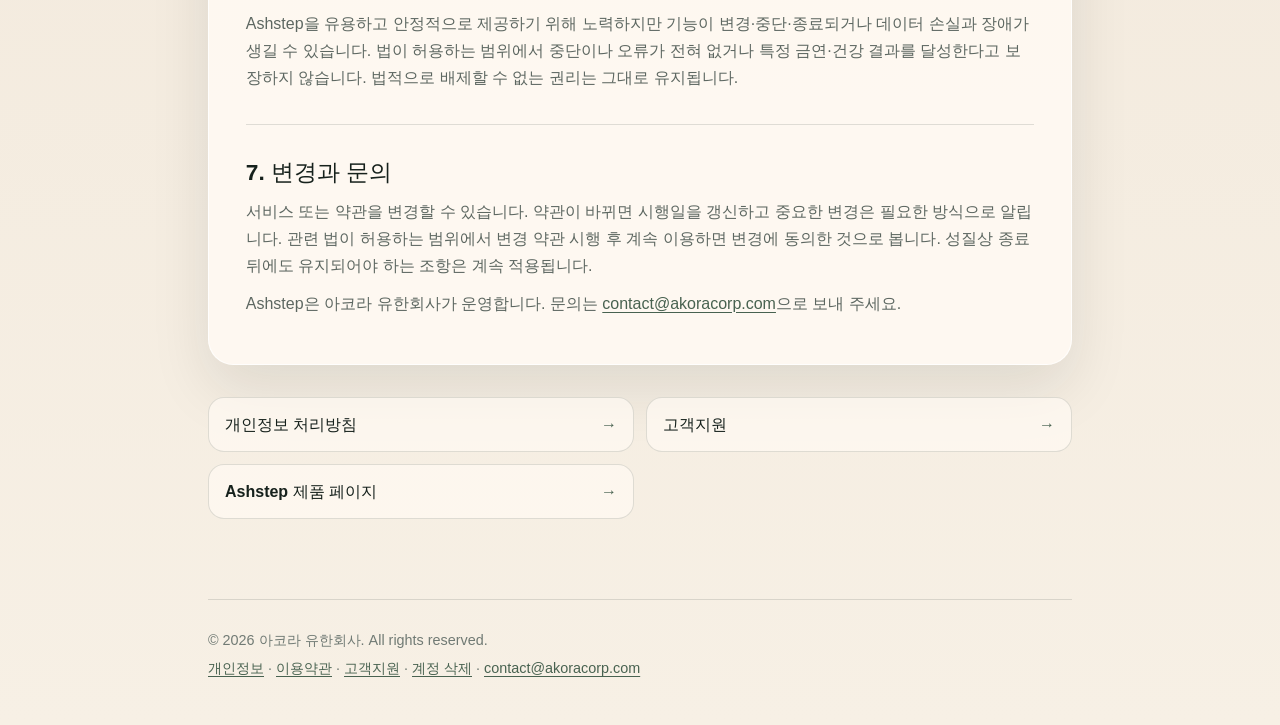
<file: ko/terms/index.html>
<!doctype html>
<html lang="ko" dir="ltr">
  <head>
    <meta charset="utf-8" />
    <meta name="viewport" content="width=device-width, initial-scale=1" />
    <meta name="referrer" content="no-referrer" />
    <meta http-equiv="Content-Security-Policy" content="default-src 'none'; style-src 'self'; img-src 'self'; base-uri 'none'; form-action 'none'; upgrade-insecure-requests" />
    <title>이용약관 | Ashstep Quit Smoking</title>
    <meta name="description" content="Ashstep Quit Smoking의 이용약관입니다." />
    <link rel="canonical" href="https://ashstep.com/ko/terms/" />
    <link rel="alternate" hreflang="en" href="https://ashstep.com/terms/" />
    <link rel="alternate" hreflang="ko" href="https://ashstep.com/ko/terms/" />
    <link rel="alternate" hreflang="x-default" href="https://ashstep.com/terms/" />
    <link rel="icon" href="/assets/ashstep-avatar.png" type="image/png" />
    <link rel="stylesheet" href="/legal-assets/site.css" />
  </head>
  <body>
    <a class="skip-link" href="#main-content">본문으로 건너뛰기</a>
    <header class="site-header">
      <a class="brand" href="/apps/quit-smoking/">Ashstep Quit Smoking</a>
      <nav class="site-nav" aria-label="법적 문서">
        <details class="language-picker">
          <summary>한국어</summary>
          <ul class="language-options">
            <li><a href="/terms/" lang="en" hreflang="en">English</a></li>
            <li><a href="/ko/terms/" lang="ko" hreflang="ko" aria-current="page">한국어</a></li>
          </ul>
        </details>
      </nav>
    </header>
    <main id="main-content">
      <p class="eyebrow">Ashstep · 법적 고지</p>
      <h1>이용약관</h1>
      <p class="lead">Ashstep Quit Smoking 이용 규칙을 안내합니다. 계정을 만들거나 사용하면 이 약관에 동의하게 됩니다.</p>
      <p class="meta">시행일: <time datetime="2026-08-29">2026년 8월 29일</time></p>

      <article class="legal-document">
        <section>
          <h2>1. 운영자와 약관 동의</h2>
          <p>Ashstep Quit Smoking(이하 “Ashstep”)은 아코라 유한회사가 제공합니다. 거주 지역의 법률에 따라 이 약관에 스스로 동의할 수 없는 이용자는 보호자 등 법정대리인의 동의를 받아야 합니다. 약관에 동의하지 않으면 계정을 만들거나 계속 이용하지 마세요.</p>
        </section>
        <section>
          <h2>2. 일반 웰니스 서비스</h2>
          <p>Ashstep은 금연 여정을 위한 일반 교육과 행동 웰니스 도구를 제공합니다. 의료기기나 의료 서비스가 아니며 진단·치료·완치·예방, 개인 의료 조언, 건강 상태 측정을 제공하지 않습니다. 타임라인과 제안은 일반 참고 정보이며 개인의 신체 상태나 상황과 다를 수 있습니다.</p>
          <div class="notice-box"><p><strong>긴급 상황, 의료 문제, 위기 대응을 Ashstep에 의존하지 마세요.</strong> 즉각적인 위험이 있거나 심각하거나 우려되는 증상이 있으면 바로 지역 응급 서비스에 연락하세요. 의료적 판단, 금단 증상, 약물, 개인에게 맞는 금연 계획은 자격을 갖춘 의료 전문가와 상의하시기 바랍니다.</p></div>
        </section>
        <section>
          <h2>3. 계정 관리</h2>
          <p>로그인 수단과 기기를 안전하게 관리하고 정확한 정보를 제공하며 무단 접근이 의심되면 바로 알려 주세요. 관련 법에서 달리 정하지 않는 한 계정에서 이루어진 활동에 책임이 있습니다. 언제든 Ashstep 이용을 중단하고 계정을 삭제할 수 있습니다.</p>
        </section>
        <section>
          <h2>4. 결제와 스토어 구매</h2>
          <p>Ashstep이 구독이나 다른 구매를 제공하는 경우 결제 전에 가격, 갱신 조건, 포함 기능, 스토어 규칙, 해지 방법을 안내합니다. 이용자가 해당 스토어에서 직접 구매를 확인하지 않으면 요금이 발생하지 않습니다. 스토어 거래, 환불, 구독 관리에는 Apple 또는 Google의 약관과 관련 법도 적용됩니다.</p>
        </section>
        <section>
          <h2>5. 허용되는 이용</h2>
          <p>Ashstep을 오용하거나 운영을 방해하고, 다른 사람의 계정에 접근하고, 보안을 탐색·우회하고, 불법·유해 자료를 올리고, 금지된 방식으로 역설계하거나, 법 또는 다른 사람의 권리를 침해하는 방식으로 이용하면 안 됩니다. 서비스와 이용자를 보호하기 위해 합리적으로 필요하면 접근을 제한하거나 종료할 수 있습니다.</p>
        </section>
        <section>
          <h2>6. 서비스 제공과 책임</h2>
          <p>Ashstep을 유용하고 안정적으로 제공하기 위해 노력하지만 기능이 변경·중단·종료되거나 데이터 손실과 장애가 생길 수 있습니다. 법이 허용하는 범위에서 중단이나 오류가 전혀 없거나 특정 금연·건강 결과를 달성한다고 보장하지 않습니다. 법적으로 배제할 수 없는 권리는 그대로 유지됩니다.</p>
        </section>
        <section>
          <h2>7. 변경과 문의</h2>
          <p>서비스 또는 약관을 변경할 수 있습니다. 약관이 바뀌면 시행일을 갱신하고 중요한 변경은 필요한 방식으로 알립니다. 관련 법이 허용하는 범위에서 변경 약관 시행 후 계속 이용하면 변경에 동의한 것으로 봅니다. 성질상 종료 뒤에도 유지되어야 하는 조항은 계속 적용됩니다.</p>
          <p>Ashstep은 <strong>아코라 유한회사</strong>가 운영합니다. 문의는 <!--email_off--><a href="mailto:contact@akoracorp.com">contact@akoracorp.com</a><!--/email_off-->으로 보내 주세요.</p>
        </section>
      </article>

      <ul class="document-links" aria-label="관련 문서">
        <li><a href="/ko/privacy/">개인정보 처리방침</a></li>
        <li><a href="/ko/support/">고객지원</a></li>
        <li><a href="/apps/quit-smoking/">Ashstep 제품 페이지</a></li>
      </ul>
    </main>
    <footer class="site-footer">
      <p>© 2026 아코라 유한회사. All rights reserved.</p>
      <p><a href="/ko/privacy/">개인정보</a> · <a href="/ko/terms/">이용약관</a> · <a href="/ko/support/">고객지원</a> · <a href="/ko/delete-account/">계정 삭제</a> · <!--email_off--><a href="mailto:contact@akoracorp.com">contact@akoracorp.com</a><!--/email_off--></p>
    </footer>
  </body>
</html>
</file>
<file: assets/styles-DCUqroG7.css>
:root{--bg:#f8f2e8;--bg-soft:#efe5d7;--bg-deep:#16211d;--bg-deep-soft:#23312b;--surface:#fffbf5d6;--surface-strong:#fffaf3;--surface-soft:#ffffff9e;--surface-dark:#141d19db;--text:#16211c;--text-light:#f8f2ea;--muted:#5d6761;--muted-light:#f8f2eac2;--line:#16211c14;--line-strong:#16211c24;--line-light:#ffffff24;--sage:#6a845d;--sage-deep:#3e5647;--warm:#d7c2a3;--shadow-xl:0 34px 88px #16211c24;--shadow-lg:0 22px 56px #16211c1c;--shadow-md:0 14px 32px #16211c1a;--radius-xl:42px;--radius-lg:30px;--radius-md:22px;--max-width:1180px;--headline:"Fraunces", "Times New Roman", serif;--body:"Instrument Sans", "Helvetica Neue", sans-serif}*{box-sizing:border-box}html{scroll-behavior:smooth}body{font-family:var(--body);color:var(--text);background:radial-gradient(circle at 0 0,#6a845d29,#0000 18%),radial-gradient(circle at 100% 8%,#d7c2a338,#0000 18%),linear-gradient(#fcf7ef 0%,#f2e9dc 48%,#f7f0e5 100%);margin:0;overflow-x:hidden}body:before{content:"";pointer-events:none;opacity:.44;background-image:linear-gradient(#16211c08 1px,#0000 1px),linear-gradient(90deg,#16211c08 1px,#0000 1px);background-size:88px 88px;position:fixed;inset:0;-webkit-mask-image:linear-gradient(#0006,#0000 78%);mask-image:linear-gradient(#0006,#0000 78%)}img{max-width:100%;display:block}a{color:inherit;text-decoration:none}code{font-family:ui-monospace,SFMono-Regular,SF Mono,Consolas,monospace}.visually-hidden{clip:rect(0, 0, 0, 0);white-space:nowrap;border:0;width:1px;height:1px;margin:-1px;padding:0;position:absolute;overflow:hidden}.page-aura{pointer-events:none;filter:blur(92px);opacity:.62;z-index:0;position:fixed}.page-aura-one{background:#6a845d2e;width:280px;height:280px;top:80px;left:-30px}.page-aura-two{background:#d7c2a33d;width:380px;height:380px;top:420px;right:-86px}.root-page{z-index:1;min-height:100vh;position:relative}.eyebrow{color:var(--sage);letter-spacing:.18em;text-transform:uppercase;margin:0 0 16px;font-size:12px}.root-hero{align-items:center;min-height:min(760px,92vh);padding:48px 0 34px;display:grid}.root-hero-shell{grid-template-columns:minmax(0,.92fr) minmax(320px,.78fr);align-items:center;gap:38px;display:grid}.root-copy{max-width:44rem}.root-copy h1{font-family:var(--headline);letter-spacing:-.05em;margin:0;font-size:clamp(3.2rem,7vw,6.2rem);line-height:.88}.root-copy p{max-width:37rem;color:var(--muted);margin:24px 0 0;font-size:1.08rem;line-height:1.72}.root-actions{flex-wrap:wrap;gap:12px;margin-top:28px;display:flex}.root-hero-media{aspect-ratio:4/5;box-shadow:var(--shadow-xl);background:radial-gradient(circle at 80% 0,#d7c2a333,#0000 28%),#fff6;border:1px solid #ffffff80;border-radius:36px;margin:0;position:relative;overflow:hidden}.root-hero-media img{object-fit:contain;width:100%;height:100%;padding:24px}.root-products{padding:24px 0 70px}.root-section-head{gap:10px;max-width:42rem;margin-bottom:20px;display:grid}.root-section-head h2{font-family:var(--headline);letter-spacing:-.05em;margin:0;font-size:clamp(2.2rem,4.4vw,4rem);line-height:.96}.product-family-grid{grid-template-columns:repeat(3,minmax(0,1fr));gap:16px;display:grid}.product-family-card{border:1px solid var(--line);border-radius:var(--radius-lg);background:linear-gradient(180deg, #fffaf3e6, #ffffffb8), var(--surface-strong);min-height:100%;box-shadow:var(--shadow-lg);grid-template-rows:auto 1fr;display:grid;overflow:hidden}.product-family-card figure{background:#ffffff6b;height:190px;margin:0;overflow:hidden}.product-family-card figure img{object-fit:cover;width:100%;height:100%}.product-family-card>div{align-content:start;gap:12px;padding:18px;display:grid}.product-card-meta{color:var(--sage);letter-spacing:.1em;text-transform:uppercase;justify-content:space-between;gap:10px;font-size:.74rem;display:flex}.product-family-card h3{margin:0;font-size:1.24rem;line-height:1.24}.product-family-card p{color:var(--muted);margin:0;line-height:1.6}.product-card-link,.product-card-soon{color:var(--sage-deep);align-self:end;margin-top:4px;font-weight:700}.button{min-height:52px;font:inherit;letter-spacing:-.01em;cursor:pointer;border:1px solid #0000;border-radius:999px;justify-content:center;align-items:center;gap:10px;padding:0 22px;font-weight:600;transition:transform .18s,box-shadow .18s,border-color .18s,background-color .18s,color .18s;display:inline-flex}.button:hover{transform:translateY(-1px)}.button-primary{color:var(--text-light);background:linear-gradient(#486250 0%,#2e4238 100%);box-shadow:0 14px 34px #2e42383d}.button-secondary{color:var(--text-light);border-color:var(--line-light);background:#ffffff14}.button-secondary:hover{box-shadow:0 12px 26px #16211c24}.button-secondary-light{color:var(--text);border-color:var(--line-strong);background:#ffffffad}.ashstep-page{z-index:1;min-height:100vh;position:relative}.page-shell{width:min(var(--max-width), calc(100% - 40px));margin:0 auto}.topbar{z-index:20;-webkit-backdrop-filter:blur(18px);backdrop-filter:blur(18px);background:#fcf7efc2;border-bottom:1px solid #16211c0f;position:sticky;top:0}.topbar-inner{justify-content:space-between;align-items:center;gap:18px;min-height:78px;display:flex}.brand-lockup{align-items:center;gap:14px;display:flex}.brand-lockup img{width:44px;height:44px;box-shadow:var(--shadow-md);border-radius:14px}.brand-copy{gap:4px;display:grid}.brand-copy strong{font-size:1rem}.brand-copy span{color:var(--muted);font-size:.84rem}.topbar-nav{align-items:center;gap:18px;margin-left:auto;margin-right:6px;display:flex}.topbar-nav a{color:var(--muted);font-size:.95rem}.topbar-nav a:hover{color:var(--text)}.hero{padding:28px 0 24px}.hero-shell{grid-template-columns:minmax(0,1.02fr) minmax(320px,.82fr);align-items:center;gap:32px;display:grid}.hero-copy{max-width:40rem;padding:12px 0 12px 2px}.hero-kicker-row{flex-wrap:wrap;align-items:center;gap:10px;margin-bottom:18px;display:flex}.hero-label{border:1px solid var(--line);min-height:34px;color:var(--sage);letter-spacing:.14em;text-transform:uppercase;background:#ffffff9e;border-radius:999px;align-items:center;padding:0 12px;font-size:.78rem;display:inline-flex}.hero-meta{color:var(--muted);font-size:.92rem}.hero h1{max-width:8.6ch;font-family:var(--headline);letter-spacing:-.05em;margin:0;font-size:clamp(3.2rem,6.2vw,5.65rem);line-height:.9}.hero h1 span{color:var(--sage-deep);display:block}.hero-lede{max-width:34rem;color:var(--muted);margin:24px 0 0;font-size:1.08rem;line-height:1.74}.proof-card small,.proof-showcase-copy small,.launch-panel small{color:var(--sage);letter-spacing:.14em;text-transform:uppercase;margin-bottom:10px;font-size:.72rem;display:inline-block}.proof-card h3,.proof-showcase-copy h3,.fit-card h3,.launch-panel h3,.faq-item strong{font-size:1.14rem;line-height:1.34;display:block}.proof-card p,.proof-showcase-copy p,.fit-card p,.launch-step span,.launch-panel-note,.faq-item p,.footer-card p{color:var(--muted);margin:12px 0 0;line-height:1.68}.hero-form{border:1px solid var(--line);border-radius:var(--radius-lg);max-width:35rem;box-shadow:var(--shadow-lg);background:radial-gradient(circle at 100% 0,#d7c2a329,#0000 24%),linear-gradient(#fffaf3e6,#ffffffc7);margin-top:24px;padding:20px}.hero-form-head{gap:6px;display:grid}.hero-form-head strong{font-size:1rem}.hero-form-head span{color:var(--muted);line-height:1.6}.hero-input-group{grid-template-columns:1fr auto;gap:12px;margin-top:16px;display:grid}.hero-input-group input{border:1px solid var(--line-strong);min-height:54px;color:var(--text);font:inherit;background:#ffffffc7;border-radius:999px;padding:0 16px}.hero-input-group input::placeholder{color:#16211c6b}.hero-input-group input:focus{outline-offset:2px;outline:2px solid #6a845d52}.hero-form-note{flex-wrap:wrap;gap:8px;margin-top:14px;display:flex}.hero-form-note span{border:1px solid var(--line);min-height:34px;color:var(--muted);background:#ffffff9e;border-radius:999px;align-items:center;padding:0 12px;font-size:.84rem;display:inline-flex}.hero-note{color:var(--muted);margin:14px 0 0;font-size:.9rem;line-height:1.66}.hero-stage{aspect-ratio:16/11;width:min(100%,560px);min-height:0;box-shadow:var(--shadow-xl);background:radial-gradient(circle at 100% 8%,#d7c2a329,#0000 22%),linear-gradient(#ffffff8f,#ffffff38);border:1px solid #ffffff85;border-radius:38px;margin-left:auto;position:relative;overflow:hidden}.hero-stage:before{content:"";pointer-events:none;border:1px solid #ffffff70;border-radius:28px;position:absolute;inset:14px}.hero-stage:after{content:"";filter:blur(16px);pointer-events:none;background:radial-gradient(circle,#d7c2a342,#0000 68%);border-radius:50%;width:132px;height:132px;position:absolute;inset:auto auto 22px 22px}.hero-figure{border-radius:30px;margin:0;position:absolute;inset:64px 14px 14px;overflow:hidden;box-shadow:0 24px 52px #16211c24}.hero-figure img{object-fit:contain;object-position:center;width:100%;height:100%;transform:none}.hero-stage-badge{z-index:1;-webkit-backdrop-filter:blur(10px);backdrop-filter:blur(10px);background:#fffaf3c7;border:1px solid #ffffff75;border-radius:20px;width:min(220px,100% - 32px);padding:13px 15px;position:absolute;box-shadow:0 16px 38px #16211c1f}.hero-stage-badge small{color:var(--sage);letter-spacing:.12em;text-transform:uppercase;margin-bottom:7px;font-size:.72rem;display:block}.hero-stage-badge strong{font-size:.88rem;line-height:1.42;display:block}.hero-stage-badge-top{top:18px;left:18px}.section{padding:40px 0}.section-copy{max-width:34rem}.section-eyebrow{color:var(--sage);letter-spacing:.16em;text-transform:uppercase;margin:0 0 12px;font-size:.78rem}.section-eyebrow-light{color:#d7c2a3f0}.proof-header h2,.fit-header h2,.launch-copy h2{font-family:var(--headline);letter-spacing:-.05em;margin:0;font-size:clamp(2.2rem,4.6vw,4rem);line-height:.96}.section-lede{color:var(--muted);margin:0;line-height:1.72}.section-lede-light{color:var(--muted-light)}.proof-shell{gap:20px;display:grid}.proof-header{gap:14px;max-width:44rem;display:grid}.proof-showcase,.proof-card,.faq-card,.footer-card{border:1px solid var(--line);border-radius:var(--radius-lg);background:linear-gradient(180deg, #fffaf3e6, #ffffffb8), var(--surface-strong);box-shadow:var(--shadow-lg)}.proof-showcase{overflow:hidden}.proof-showcase-main{grid-template-columns:minmax(0,.84fr) minmax(0,1.16fr);min-height:420px;display:grid}.proof-showcase-copy{padding:24px}.proof-showcase-copy p{margin-top:12px}.proof-tags{flex-wrap:wrap;gap:10px;margin:18px 0 0;padding:0;list-style:none;display:flex}.proof-tags li{border:1px solid var(--line);min-height:34px;color:var(--text);background:#ffffffad;border-radius:999px;align-items:center;padding:0 12px;font-size:.84rem;display:inline-flex}.proof-figure{background:radial-gradient(circle at 0 0,#6a845d24,#0000 26%),linear-gradient(#16211c05,#16211c03);place-items:center;min-height:280px;margin:0;padding:18px;display:grid;position:relative}.proof-figure:after{content:"";pointer-events:none;border:1px solid #16211c0f;border-radius:22px;position:absolute;inset:16px}.proof-figure img{z-index:1;object-fit:contain;filter:drop-shadow(0 22px 44px #16211c29);width:min(100%,520px);max-height:360px;position:relative}.proof-figure-main{min-height:100%;padding:24px 22px}.proof-figure-main img{max-height:460px}.proof-card-grid{grid-template-columns:repeat(3,minmax(0,1fr));align-items:stretch;gap:18px;display:grid}.proof-card{box-shadow:none;min-height:100%;overflow:hidden}.proof-card-inner{grid-template-rows:auto 1fr;min-height:100%;display:grid}.proof-card-copy{padding:22px}.proof-card-media{aspect-ratio:1;border-bottom:1px solid var(--line);background:radial-gradient(circle at 0 0,#6a845d1c,#0000 24%),linear-gradient(#fffaf4f5,#f7f0e6e6);place-items:center;min-height:0;margin:0;padding:0;display:grid;position:relative;overflow:hidden}.proof-card-media img{object-fit:cover;object-position:center;width:100%;height:100%;display:block;transform:none}.proof-card-challenge{background:radial-gradient(circle at 0 0,#d7c2a32e,#0000 40%),linear-gradient(#fff8effa,#faf0e2e6)}.proof-card-media-challenge{background:linear-gradient(#f7eee2fa,#ece1d2e0)}.proof-card-media-challenge img{object-position:center;transform:none}.proof-card-companion{background:radial-gradient(circle at 100% 100%,#ffffff94,#0000 44%),linear-gradient(#fffcf7fa,#f8f2e8e0)}.proof-card-media-companion{background:radial-gradient(circle at 0 0,#d7c2a324,#0000 28%),linear-gradient(#fffcf7f5,#f5ece0d6)}.proof-card-media-companion img{object-position:center;transform:none}.proof-card-crisis{background:radial-gradient(circle at 100% 0,#6a845d24,#0000 38%),linear-gradient(#f7fbf6fa,#eef4ece6)}.proof-card-media-crisis{background:radial-gradient(circle at 78% 20%,#6a845d2e,#0000 24%),linear-gradient(#f6faf4fa,#ebf2e9e0)}.proof-card-media-crisis img{object-position:center;transform:none}.proof-points,.launch-list{gap:8px;margin:18px 0 0;padding:0;list-style:none;display:grid}.proof-points li,.launch-list li{padding-left:16px;line-height:1.56;position:relative}.proof-points li:before,.launch-list li:before{content:"";background:var(--sage);border-radius:50%;width:7px;height:7px;position:absolute;top:.68em;left:0}.fit-shell{border-radius:var(--radius-xl);color:var(--text-light);background:linear-gradient(145deg,#17231d 0%,#0f1714 100%);padding:36px;box-shadow:0 30px 76px #1018142e}.fit-header{max-width:36rem}.fit-grid{grid-template-columns:repeat(3,minmax(0,1fr));gap:16px;margin-top:26px;display:grid}.fit-card{border:1px solid var(--line-light);border-radius:var(--radius-lg);background:linear-gradient(#ffffff14,#ffffff08);min-height:100%;padding:22px}.fit-card p{color:var(--muted-light)}.fit-index{color:#d7c2a3f0;background:#d7c2a329;border-radius:14px;justify-content:center;align-items:center;min-width:42px;min-height:42px;margin-bottom:16px;font-size:.9rem;font-weight:600;display:inline-flex}.launch-section{padding-bottom:26px}.launch-shell{grid-template-columns:minmax(0,1fr) minmax(320px,.84fr);align-items:stretch;gap:20px;display:grid}.launch-copy{border:1px solid var(--line);border-radius:var(--radius-xl);background:linear-gradient(180deg, #fffaf3e6, #ffffffb8), var(--surface-strong);box-shadow:var(--shadow-lg);padding:28px}.launch-steps{gap:14px;margin-top:24px;display:grid}.launch-step{border-top:1px solid var(--line);grid-template-columns:112px 1fr;gap:18px;padding-top:14px;display:grid}.launch-step:first-child{border-top:0;padding-top:0}.launch-step strong{font-size:.98rem}.launch-panel{border:1px solid var(--line-light);border-radius:var(--radius-xl);color:var(--text-light);background:linear-gradient(150deg,#17231d 0%,#112019 100%);padding:28px;box-shadow:0 26px 72px #10181433}.launch-panel h3{margin-top:0}.launch-list{margin-top:20px}.launch-list li{color:var(--muted-light)}.launch-actions{margin-top:24px;display:grid}.launch-actions .button{width:100%}.launch-link{color:#f8f2ead1;text-underline-offset:3px;margin-top:14px;font-size:.92rem;text-decoration:underline;display:inline-flex}.launch-panel-note{color:#f8f2eaa8;margin-top:16px;font-size:.9rem}.faq-shell{gap:20px;margin-top:24px;display:grid}.faq-grid{grid-template-columns:repeat(2,minmax(0,1fr));gap:0 24px;display:grid}.faq-item{border-top:1px solid var(--line);padding:18px 0}.faq-item:first-child,.faq-item:nth-child(2){border-top:0;padding-top:0}.site-footer{z-index:1;padding:14px 0 44px;position:relative}.footer-card{box-shadow:var(--shadow-md);background:#fffaf3b8;justify-content:space-between;gap:22px;padding:22px 26px;display:flex}.footer-card p:last-child{max-width:42rem}@media (width<=1120px){.root-hero-shell,.hero-shell,.launch-shell,.product-family-grid{grid-template-columns:1fr}.root-hero-media{max-width:560px}.fit-grid,.faq-grid{grid-template-columns:1fr}.proof-card-grid{grid-template-columns:repeat(3,minmax(0,1fr))}.proof-showcase-main{grid-template-columns:1fr}.hero-stage{margin-left:0}}@media (width<=980px){.topbar-nav{display:none}.hero h1{max-width:8.2ch;font-size:clamp(3rem,10vw,5rem)}.hero-stage{aspect-ratio:7/5}.hero-figure img{object-position:center}.proof-card-grid{grid-template-columns:repeat(2,minmax(0,1fr))}}@media (width<=860px){.proof-card-grid{grid-template-columns:1fr}.launch-step{grid-template-columns:1fr;gap:8px}}@media (width<=760px){.page-shell{width:min(var(--max-width), calc(100% - 24px))}.topbar-inner{min-height:70px}.hero-copy{padding-top:4px}.hero-stage,.fit-shell,.launch-copy,.launch-panel,.product-family-card,.root-hero-media{border-radius:30px}.hero-form,.proof-card-copy,.proof-showcase-copy,.fit-card,.faq-card,.footer-card,.launch-copy,.launch-panel{padding:20px}.root-hero{min-height:auto;padding-top:34px}.root-copy h1{font-size:clamp(2.7rem,12vw,4.2rem)}.root-hero-media{aspect-ratio:6/5}.topbar-inner{flex-wrap:wrap;gap:12px;padding:10px 0}.topbar-inner>.button{min-height:42px;padding:0 14px;font-size:.9rem}.hero-input-group{grid-template-columns:1fr}.hero-stage{aspect-ratio:5/4}.hero-figure img{object-position:center}.hero-stage:before{border-radius:24px;inset:14px}.hero-stage-badge{width:auto;margin:14px;position:relative;inset:auto}.hero-stage-badge-top{margin-bottom:0}.footer-card{flex-direction:column}}@media (width<=560px){.hero h1{max-width:7.3ch;font-size:clamp(2.6rem,12vw,4rem)}.hero-lede,.section-lede,.proof-card p,.proof-showcase-copy p,.fit-card p,.launch-step span,.faq-card p{font-size:.98rem;line-height:1.64}.hero-stage{aspect-ratio:6/5}.brand-copy span{display:none}.proof-header h2,.fit-header h2,.launch-copy h2,.root-section-head h2{font-size:clamp(1.9rem,9vw,2.9rem)}}@media (prefers-reduced-motion:reduce){html{scroll-behavior:auto}*,:before,:after{transition:none!important;animation:none!important}}
</file>
<file: assets/release-refresh.css>
/* Release-state adjustments layered over the generated marketing-site bundle. */
#app > .site-footer {
  display: none;
}

.topbar [data-track-id='topbar_product_home'] {
  display: none;
}

.topbar [data-track-id='topbar_launch_email'],
.topbar [data-track-id='nav_launch'],
.hero-kicker-row,
.hero-form,
.launch-panel,
.launch-shell,
[data-track-id='app_store_status'],
[data-track-id='waitlist_fit'] {
  display: none !important;
}

.faq-shell {
  margin-top: 0;
}

.external-legal-footer .footer-card a {
  color: inherit;
  text-underline-offset: 0.2em;
}

@media (max-width: 720px) {
  .topbar-inner {
    grid-template-columns: 1fr;
  }
}
</file>
<file: legal-assets/site.css>
:root {
  color-scheme: light;
  font-family: "Instrument Sans", -apple-system, BlinkMacSystemFont, "Segoe UI", sans-serif;
  color: #16211c;
  background: #f8f2e8;
  font-synthesis: none;
  line-height: 1.7;
  --bg: #f8f2e8;
  --surface: rgb(255 250 243 / 88%);
  --text: #16211c;
  --muted: #5d6761;
  --sage: #486250;
  --sage-soft: #e4ebe1;
  --line: rgb(22 33 28 / 13%);
  --headline: "Fraunces", Georgia, serif;
}

* {
  box-sizing: border-box;
}

html {
  min-width: 320px;
  scroll-behavior: smooth;
}

body {
  min-height: 100vh;
  margin: 0;
  background:
    radial-gradient(circle at 0 0, rgb(106 132 93 / 18%), transparent 26rem),
    radial-gradient(circle at 100% 10%, rgb(215 194 163 / 25%), transparent 26rem),
    linear-gradient(#fcf7ef, #f2e9dc 52%, #f7f0e5);
}

a {
  color: var(--sage);
  text-underline-offset: 0.2em;
}

a:hover {
  color: #2e4238;
}

a:focus-visible,
summary:focus-visible {
  outline: 3px solid #6a845d;
  outline-offset: 4px;
  border-radius: 0.3rem;
}

.skip-link {
  position: fixed;
  z-index: 10;
  top: 0.75rem;
  left: 0.75rem;
  padding: 0.65rem 0.9rem;
  color: #fff;
  background: #2e4238;
  border-radius: 999px;
  transform: translateY(-200%);
}

.skip-link:focus {
  transform: translateY(0);
}

.site-header,
.site-footer,
main {
  width: min(100% - 2rem, 54rem);
  margin-inline: auto;
}

.site-header {
  display: flex;
  align-items: center;
  justify-content: space-between;
  gap: 1rem;
  padding-block: 1.15rem;
  border-bottom: 1px solid var(--line);
}

.brand {
  color: var(--text);
  font-family: var(--headline);
  font-size: 1.25rem;
  font-weight: 700;
  text-decoration: none;
}

.site-nav {
  display: flex;
  align-items: center;
  justify-content: flex-end;
  gap: 0.75rem 1rem;
}

.site-nav ul {
  display: flex;
  flex-wrap: wrap;
  justify-content: flex-end;
  gap: 0.25rem 0.9rem;
  margin: 0;
  padding: 0;
  list-style: none;
}

.site-nav a {
  display: inline-flex;
  align-items: center;
  min-height: 44px;
  color: var(--muted);
  font-size: 0.93rem;
}

.site-nav a[aria-current="page"] {
  color: var(--text);
  font-weight: 700;
}

.language-picker {
  position: relative;
  flex: 0 0 auto;
}

.language-picker summary {
  display: inline-flex;
  align-items: center;
  min-height: 42px;
  padding: 0.35rem 0.75rem;
  color: var(--sage);
  background: rgb(255 255 255 / 52%);
  border: 1px solid var(--line);
  border-radius: 999px;
  font-size: 0.9rem;
  font-weight: 700;
  list-style: none;
  cursor: pointer;
}

.language-picker summary::-webkit-details-marker {
  display: none;
}

.language-picker summary::marker {
  content: "";
}

.language-options {
  position: absolute;
  z-index: 5;
  top: calc(100% + 0.45rem);
  right: 0;
  width: max-content;
  min-width: 9rem;
  padding: 0.3rem !important;
  background: #fffaf3;
  border: 1px solid var(--line);
  border-radius: 0.75rem;
  box-shadow: 0 1rem 2.5rem rgb(22 33 28 / 16%);
}

.language-options a {
  min-height: 40px;
  padding: 0.45rem 0.7rem;
  border-radius: 0.5rem;
  text-decoration: none;
}

.language-options a:hover,
.language-options a[aria-current="page"] {
  background: var(--sage-soft);
}

main {
  padding-block: clamp(2.8rem, 7vw, 5.25rem) 5rem;
}

.eyebrow {
  margin: 0 0 0.7rem;
  color: #6a845d;
  font-size: 0.78rem;
  font-weight: 800;
  letter-spacing: 0.15em;
  text-transform: uppercase;
}

h1,
h2,
p,
li {
  overflow-wrap: break-word;
}

h1 {
  margin: 0;
  color: var(--text);
  font-family: var(--headline);
  font-size: clamp(2.5rem, 7vw, 4.7rem);
  line-height: 0.98;
  letter-spacing: -0.045em;
}

.lead {
  max-width: 46rem;
  margin: 1.25rem 0 0;
  color: var(--muted);
  font-size: clamp(1rem, 2.5vw, 1.14rem);
}

.meta {
  margin-top: 1.25rem;
  color: #6b746f;
  font-size: 0.92rem;
}

.legal-document {
  margin-top: 2.5rem;
  padding: clamp(1.25rem, 4vw, 2.3rem);
  background: var(--surface);
  border: 1px solid rgb(255 255 255 / 78%);
  border-radius: 1.6rem;
  box-shadow: 0 24px 60px rgb(22 33 28 / 10%);
}

.legal-document section + section {
  margin-top: 2rem;
  padding-top: 2rem;
  border-top: 1px solid var(--line);
}

.legal-document h2 {
  margin: 0 0 0.65rem;
  color: var(--text);
  font-size: clamp(1.18rem, 2.5vw, 1.42rem);
  line-height: 1.35;
}

.legal-document p,
.legal-document li {
  color: var(--muted);
}

.legal-document p {
  margin: 0.65rem 0;
}

.legal-document ul,
.legal-document ol {
  margin: 0.75rem 0;
  padding-left: 1.35rem;
}

.legal-document li + li {
  margin-top: 0.45rem;
}

.provider-list strong,
.operator-box strong {
  color: var(--text);
}

.operator-box,
.notice-box {
  margin-top: 1.25rem;
  padding: 1rem 1.1rem;
  background: var(--sage-soft);
  border: 1px solid rgb(72 98 80 / 15%);
  border-radius: 1rem;
}

.notice-box {
  background: #f5ead9;
}

.document-links {
  display: grid;
  grid-template-columns: repeat(2, minmax(0, 1fr));
  gap: 0.75rem;
  margin: 2rem 0 0;
  padding: 0;
  list-style: none;
}

.document-links a {
  display: flex;
  align-items: center;
  min-height: 54px;
  padding: 0.8rem 1rem;
  color: var(--text);
  background: rgb(255 250 243 / 72%);
  border: 1px solid var(--line);
  border-radius: 1rem;
  font-weight: 700;
  text-decoration: none;
}

.document-links a::after {
  content: "→";
  margin-left: auto;
  color: var(--sage);
}

.site-footer {
  padding-block: 1.5rem 2.5rem;
  color: #707a74;
  border-top: 1px solid var(--line);
  font-size: 0.9rem;
}

.site-footer p {
  margin: 0.25rem 0;
}

@media (max-width: 46rem) {
  .site-header {
    align-items: flex-start;
    flex-direction: column;
  }

  .site-nav {
    width: 100%;
    align-items: flex-start;
    justify-content: space-between;
    flex-wrap: wrap;
  }

  .site-nav ul {
    justify-content: flex-start;
  }

  .document-links {
    grid-template-columns: 1fr;
  }
}

@media (prefers-reduced-motion: reduce) {
  html {
    scroll-behavior: auto;
  }
}
</file>
